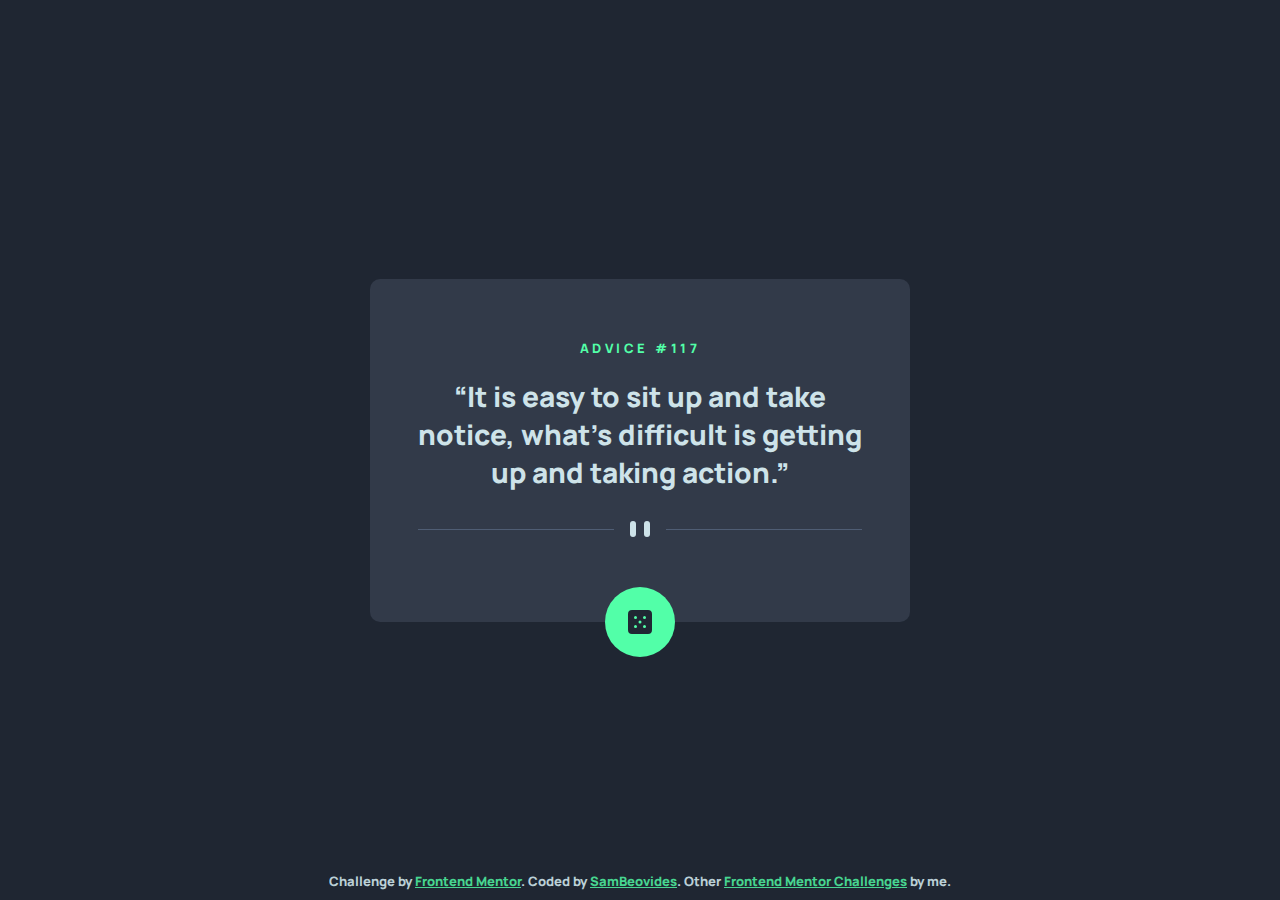
<file: advice-generator/index.html>
<!DOCTYPE html>
<html lang="en">
<head>
  <meta charset="UTF-8">
  <meta name="viewport" content="width=device-width, initial-scale=1.0"> <!-- displays site properly based on user's device -->

  <link rel="icon" type="image/png" sizes="32x32" href="./images/favicon-32x32.png">
  <link rel="stylesheet" href="./style.css"> 

  <title>Frontend Mentor | Advice generator app</title>
</head>
<body>

  <div class="main-container">
    <div class="advice-container">
      <div class="advice-id"><span>ADVICE #117</span></div>
      <div class="advice-text"><q>It is easy to sit up and take notice, what's difficult is getting up and taking action.</q></div>
      <div class="pattern-divider"></div>
      <div class="dice-container"></div>

    </div>
  
      
  
    
    <div class="footer-attribution">
      <p class="footer-attribution-content ">
        Challenge by
        <a href="https://www.frontendmentor.io?ref=challenge" target="_blank"
          >Frontend Mentor</a
        >. Coded by <a href="https://twitter.com/SamuelBeovides" target="_blank">SamBeovides</a>.
        <span class="block-footer">
          Other
          <a href="https://alexbeovides.github.io/frontend-mentor/"
            >Frontend Mentor Challenges</a
          >
          by me.
        </span>
      </p>
    </div>

  </div>
  

    <script src="./main.js"></script>
</body>
</html>
</file>
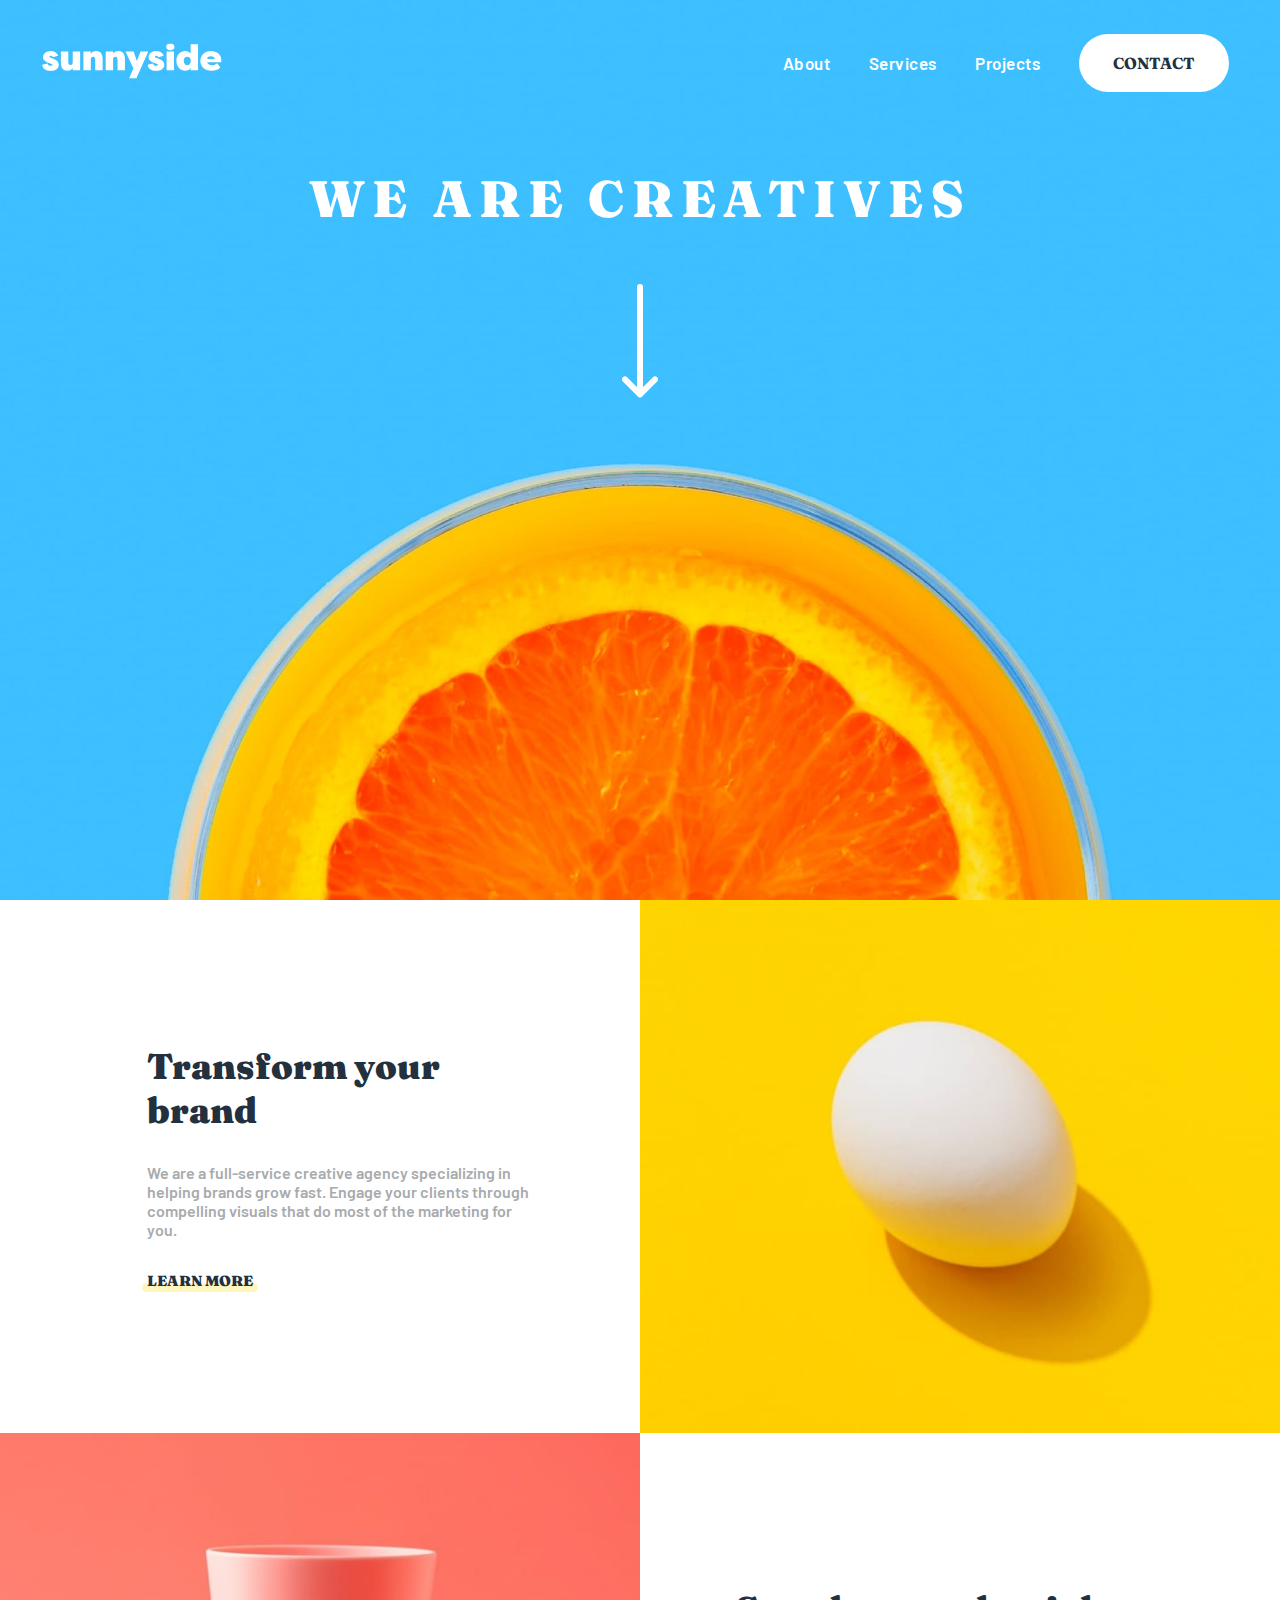
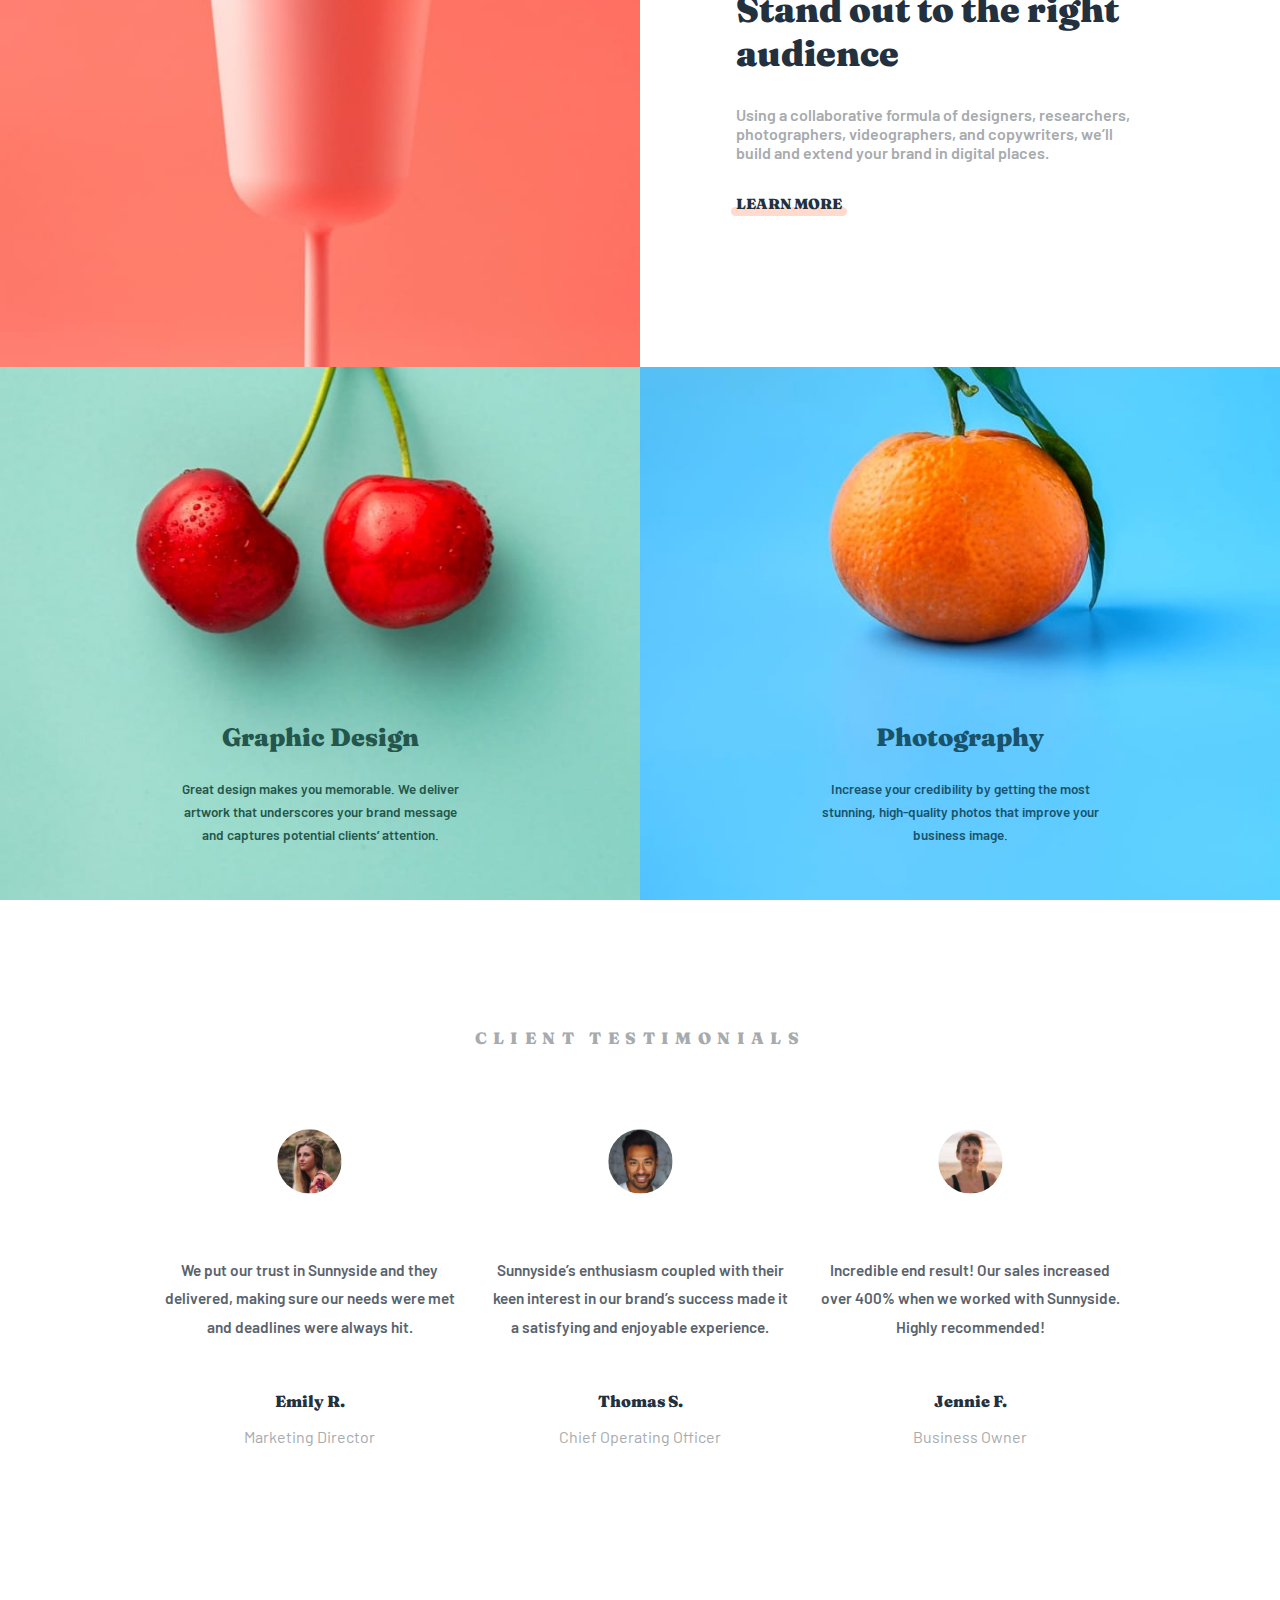
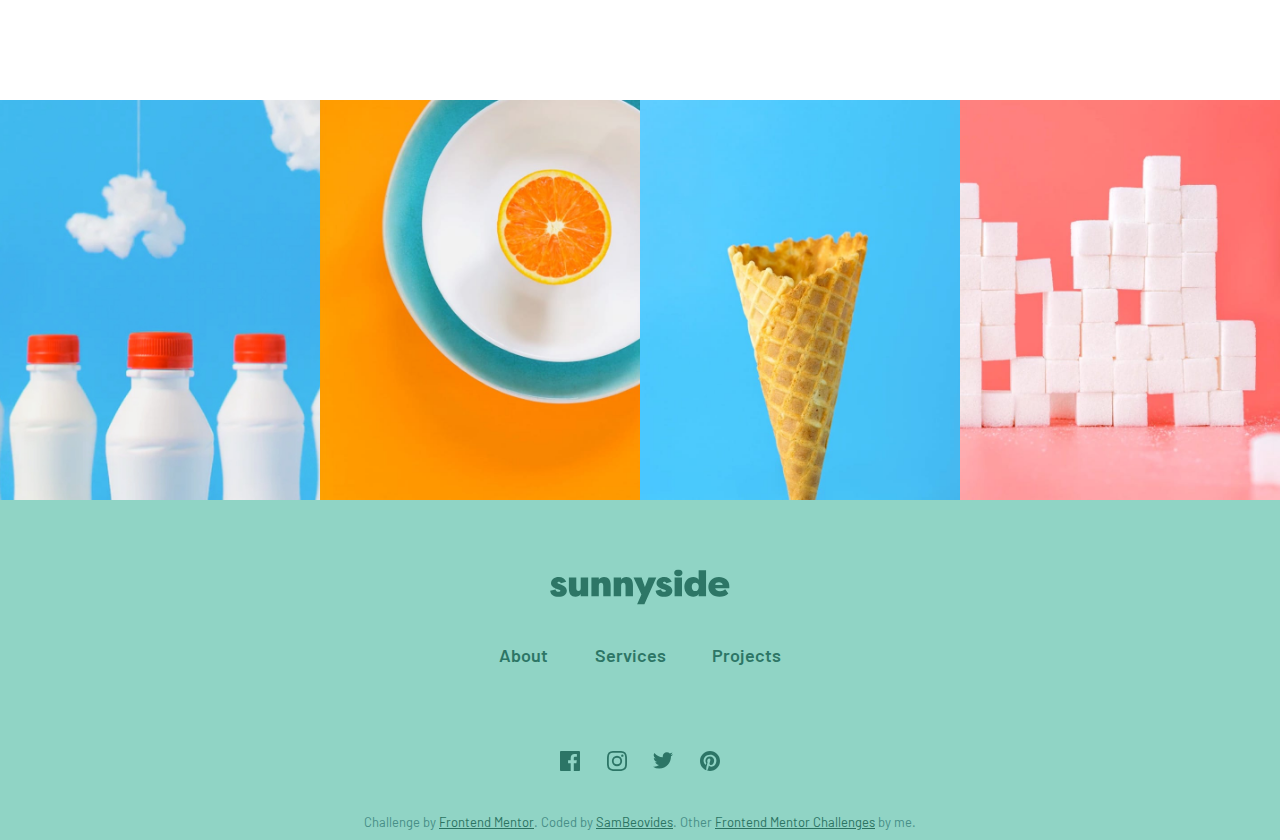
<file: sunnyside-landing-page/index.html>
<!DOCTYPE html>
<html lang="en">
<head>
  <meta charset="UTF-8">
  <meta name="viewport" content="width=device-width, initial-scale=1.0"> <!-- displays site properly based on user's device -->
  <meta name="theme-color" content="reg(62,191,255)">

  <link rel="preconnect" href="https://fonts.googleapis.com">
  <link rel="preconnect" href="https://fonts.gstatic.com" crossorigin>
  <link href="https://fonts.googleapis.com/css2?family=Barlow:wght@600&family=Fraunces:wght@700;900&display=swap" rel="stylesheet">

  <link rel="icon" type="image/png" sizes="32x32" href="./images/favicon-32x32.png">
  
  <title>Frontend Mentor | Sunnyside agency landing page</title>

  <link rel="stylesheet" href="./style.css">
</head>
<body>

  <section class="main-header">
    <nav class="navbar">
      <div class="header-logo-container">
        <svg class="header-logo" width="124" height="24" xmlns="http://www.w3.org/2000/svg"><path d="M5.857 18.708c1.638 0 2.995-.36 4.07-1.08 1.075-.721 1.613-1.769 1.613-3.144-.083-1.855-1.464-3.246-4.144-4.173l-1.44-.597c-.314-.1-.538-.198-.67-.298a.45.45 0 01-.198-.373c0-.414.273-.62.819-.62.678 0 1.182.347 1.513 1.043l3.698-1.044c-.893-2.22-2.614-3.329-5.162-3.329-1.522 0-2.788.398-3.797 1.193C1.15 7.08.645 8.116.645 9.39c0 .398.058.766.174 1.106.116.34.29.638.521.894.232.257.455.48.67.671.215.19.488.369.82.534.33.166.582.286.756.36.174.075.41.162.707.261l.422.15 1.49.546c.363.133.6.244.707.335a.449.449 0 01.16.36c0 .431-.404.647-1.215.647-1.191 0-1.903-.53-2.134-1.59L0 14.509c.463 2.8 2.416 4.2 5.857 4.2zm11.636 0c1.638 0 2.845-.63 3.623-1.888v1.615h5.112V5.366h-5.112v7.156c0 1.474-.505 2.21-1.514 2.21-1.026 0-1.539-.736-1.539-2.21V5.366h-5.112v7.653c0 3.793 1.514 5.69 4.542 5.69zm16.103-.273V11.28c0-1.475.504-2.212 1.513-2.212 1.026 0 1.54.737 1.54 2.212v7.155h5.111v-7.652c0-3.793-1.513-5.69-4.541-5.69-1.638 0-2.846.63-3.623 1.888V5.366h-5.113v13.069h5.113zm15.383 0V11.28c0-1.475.504-2.212 1.514-2.212 1.025 0 1.538.737 1.538 2.212v7.155h5.113v-7.652c0-3.793-1.514-5.69-4.542-5.69-1.638 0-2.846.63-3.623 1.888V5.366h-5.113v13.069h5.113zM64.958 24l8.289-18.634H67.91l-2.532 6.684-2.258-6.684h-5.584l5.435 11.802L59.944 24h5.014zm13.67-5.292c1.638 0 2.995-.36 4.07-1.08 1.076-.721 1.614-1.769 1.614-3.144-.083-1.855-1.465-3.246-4.145-4.173l-1.44-.597c-.314-.1-.537-.198-.67-.298a.45.45 0 01-.198-.373c0-.414.273-.62.819-.62.678 0 1.183.347 1.514 1.043l3.698-1.044c-.894-2.22-2.614-3.329-5.162-3.329-1.522 0-2.788.398-3.797 1.193-1.01.795-1.514 1.83-1.514 3.105 0 .398.058.766.173 1.106.116.34.29.638.522.894.231.257.455.48.67.671.215.19.488.369.819.534.33.166.583.286.757.36.173.075.41.162.707.261l.422.15 1.489.546c.364.133.6.244.707.335a.449.449 0 01.161.36c0 .431-.405.647-1.216.647-1.19 0-1.902-.53-2.134-1.59l-3.723.844c.464 2.8 2.416 4.2 5.857 4.2zm9.8-14.137c.91 0 1.613-.215 2.11-.646.495-.43.744-.977.744-1.64 0-.678-.24-1.23-.72-1.651C90.082.21 89.371 0 88.428 0c-.943 0-1.655.211-2.135.634-.48.422-.72.973-.72 1.652 0 .662.249 1.209.745 1.64.497.43 1.2.645 2.11.645zm2.556 13.864V5.366H85.87v13.069h5.113zm7.74.273c1.737 0 2.977-.63 3.722-1.888v1.615h5.112V.472h-5.112v6.534c-.745-1.275-1.985-1.913-3.723-1.913-1.753 0-3.214.642-4.38 1.926-1.166 1.283-1.75 2.91-1.75 4.882 0 1.97.584 3.598 1.75 4.882 1.166 1.283 2.627 1.925 4.38 1.925zm1.39-3.9c-.729 0-1.312-.274-1.75-.82-.439-.547-.658-1.243-.658-2.087 0-.845.215-1.54.645-2.087.447-.547 1.034-.82 1.762-.82s1.311.273 1.75.82c.438.546.657 1.242.657 2.087 0 .844-.219 1.54-.657 2.087-.439.546-1.022.82-1.75.82zm16.698 3.9c2.597 0 4.624-.754 6.08-2.26l-2.11-2.833c-1.042.845-2.217 1.267-3.524 1.267-.992 0-1.799-.224-2.42-.67-.62-.448-.93-.879-.93-1.293h9.604c.083-.298.124-.687.124-1.167 0-2.054-.674-3.677-2.022-4.87-1.349-1.193-3.073-1.789-5.175-1.789-2.25 0-4.028.671-5.335 2.013-1.307 1.341-1.961 2.956-1.961 4.844 0 1.938.69 3.549 2.072 4.833 1.382 1.283 3.247 1.925 5.597 1.925zm2.208-8.149h-5.112c.033-.613.298-1.08.794-1.404.496-.323 1.084-.484 1.762-.484.678 0 1.266.165 1.762.497.497.331.761.795.794 1.391z" fill="#FFF" fill-rule="nonzero"/></svg>
      </div>

      <div class="navbar-links">
        <ul>
          <li><a class="list-element" href="#">About</a></li>
          <li><a class="list-element" href="#">Services</a></li>
          <li><a class="list-element" href="#">Projects</a></li>
          <li class="contact-button-container"><a class="contact-button header-text" href="#">CONTACT</a></li>
        </ul>
      </div>

      <div class="hamburger">
        <svg width="24" height="18" xmlns="http://www.w3.org/2000/svg"><path d="M24 16v2H0v-2h24zm0-8v2H0V8h24zm0-8v2H0V0h24z" fill="#FFF" fill-rule="evenodd"/></svg>
      </div>
    </nav>

    <div class="header-center">
      <div class="main-header-text header-text">
        WE ARE CREATIVES
      </div>
      <svg width="36" height="114" xmlns="http://www.w3.org/2000/svg"><g stroke="#FFF" stroke-width="6" fill="none" fill-rule="evenodd" stroke-linecap="round" stroke-linejoin="round"><path d="M18 3v100M3 95.484l15 15 15-15"/></g></svg>
    </div>
  </section>

  <section class="body-section" id="section1">
    <div class="img-subsection" id="img1-clone"></div>
    <div class="text-subsection">
      <div class="text-container">
        <div class="section-header header-text">
          Transform your brand
        </div>
        <div class="section-text">
          We are a full-service creative agency specializing in helping brands grow fast. 
          Engage your clients through compelling visuals that do most of the marketing for you.
        </div>
        <div class="learn-more header-text">
          <a href="#">
            LEARN MORE 
          </a>
        </div>
      </div>
    </div>
    <div class="img-subsection" id="img1"></div>
  </section>

  <section class="body-section" id="section2">
    <div class="img-subsection" id="img2"></div>

    <div class="text-subsection">
      <div class="text-container">
        <div class="section-header header-text">
          Stand out to the right audience
        </div>
        <div class="section-text">
          Using a collaborative formula of designers, researchers, photographers, videographers, and copywriters, we’ll build and extend your brand in digital places. 
        </div>
        <div class="learn-more header-text">
          <a href="#">
            LEARN MORE 
          </a>
        </div>
      </div>
    </div>
  </section>
  
  <section class="body-section" id="section3">
    <div class="img-subsection" id="img3">
      <div class="text-container">
        <div class="section-header header-text">
          Graphic Design
        </div>
        <div class="section-text">
          Great design makes you memorable. We deliver artwork that underscores your brand message and captures potential clients’ attention.
        </div>
      </div>
    </div>
    
    <div class="img-subsection" id="img4">
      <div class="text-container">
        <div class="section-header header-text">
          Photography
        </div>
        <div class="section-text">
          Increase your credibility by getting the most stunning, high-quality photos that improve your business image.
        </div>
      </div>
    </div>
  </section>

  <section class="client-section">
    <div class="client-section-header header-text">
      CLIENT TESTIMONIALS
    </div>

    <div class="cards-container">
      <div class="card" id="client1">
        <div class="client-img" id="client-img1">

        </div>
        <div class="client-testimonial body-text">
          We put our trust in Sunnyside and they delivered, making sure our needs were met and deadlines were always hit.
        </div>
        <div class="client-name header-text"> 
          Emily R.
        </div>
        <div class="client-role body-text">
          Marketing Director
        </div>
      </div>

      <div class="card" id="client2">
        <div class="client-img" id="client-img2"></div>

        <div class="client-testimonial body-text">
          Sunnyside’s enthusiasm coupled with their keen interest in our brand’s success made it a satisfying and enjoyable experience.
        </div>
        <div class="client-name header-text"> 
          Thomas S.
        </div>
        <div class="client-role body-text">
          Chief Operating Officer
        </div>
      </div>

      <div class="card" id="client3">
        <div class="client-img" id="client-img3"> </div>

        <div class="client-testimonial body-text">
          Incredible end result! Our sales increased over 400% when we worked with Sunnyside. Highly recommended!
        </div>
        <div class="client-name header-text"> 
          Jennie F.
        </div>
        <div class="client-role body-text">
          Business Owner
        </div>
      </div>
    </div>
  </section>

  <section class="footer-imgs">
    <div class="footer-subsection">
      <div class="footer-img" id="fimg0"></div>
      <div class="footer-img" id="fimg1"></div>
    </div>
    <div class="footer-subsection">
      <div class="footer-img" id="fimg2"></div>
      <div class="footer-img" id="fimg3"></div>
    </div>

  </section>

  <footer class="footer">
    <div class="footer-container">
      <div class="footer-logo-container">
        <svg class="footer-logo" width="124" height="24" xmlns="http://www.w3.org/2000/svg"><path d="M5.857 18.708c1.638 0 2.995-.36 4.07-1.08 1.075-.721 1.613-1.769 1.613-3.144-.083-1.855-1.464-3.246-4.144-4.173l-1.44-.597c-.314-.1-.538-.198-.67-.298a.45.45 0 01-.198-.373c0-.414.273-.62.819-.62.678 0 1.182.347 1.513 1.043l3.698-1.044c-.893-2.22-2.614-3.329-5.162-3.329-1.522 0-2.788.398-3.797 1.193C1.15 7.08.645 8.116.645 9.39c0 .398.058.766.174 1.106.116.34.29.638.521.894.232.257.455.48.67.671.215.19.488.369.82.534.33.166.582.286.756.36.174.075.41.162.707.261l.422.15 1.49.546c.363.133.6.244.707.335a.449.449 0 01.16.36c0 .431-.404.647-1.215.647-1.191 0-1.903-.53-2.134-1.59L0 14.509c.463 2.8 2.416 4.2 5.857 4.2zm11.636 0c1.638 0 2.845-.63 3.623-1.888v1.615h5.112V5.366h-5.112v7.156c0 1.474-.505 2.21-1.514 2.21-1.026 0-1.539-.736-1.539-2.21V5.366h-5.112v7.653c0 3.793 1.514 5.69 4.542 5.69zm16.103-.273V11.28c0-1.475.504-2.212 1.513-2.212 1.026 0 1.54.737 1.54 2.212v7.155h5.111v-7.652c0-3.793-1.513-5.69-4.541-5.69-1.638 0-2.846.63-3.623 1.888V5.366h-5.113v13.069h5.113zm15.383 0V11.28c0-1.475.504-2.212 1.514-2.212 1.025 0 1.538.737 1.538 2.212v7.155h5.113v-7.652c0-3.793-1.514-5.69-4.542-5.69-1.638 0-2.846.63-3.623 1.888V5.366h-5.113v13.069h5.113zM64.958 24l8.289-18.634H67.91l-2.532 6.684-2.258-6.684h-5.584l5.435 11.802L59.944 24h5.014zm13.67-5.292c1.638 0 2.995-.36 4.07-1.08 1.076-.721 1.614-1.769 1.614-3.144-.083-1.855-1.465-3.246-4.145-4.173l-1.44-.597c-.314-.1-.537-.198-.67-.298a.45.45 0 01-.198-.373c0-.414.273-.62.819-.62.678 0 1.183.347 1.514 1.043l3.698-1.044c-.894-2.22-2.614-3.329-5.162-3.329-1.522 0-2.788.398-3.797 1.193-1.01.795-1.514 1.83-1.514 3.105 0 .398.058.766.173 1.106.116.34.29.638.522.894.231.257.455.48.67.671.215.19.488.369.819.534.33.166.583.286.757.36.173.075.41.162.707.261l.422.15 1.489.546c.364.133.6.244.707.335a.449.449 0 01.161.36c0 .431-.405.647-1.216.647-1.19 0-1.902-.53-2.134-1.59l-3.723.844c.464 2.8 2.416 4.2 5.857 4.2zm9.8-14.137c.91 0 1.613-.215 2.11-.646.495-.43.744-.977.744-1.64 0-.678-.24-1.23-.72-1.651C90.082.21 89.371 0 88.428 0c-.943 0-1.655.211-2.135.634-.48.422-.72.973-.72 1.652 0 .662.249 1.209.745 1.64.497.43 1.2.645 2.11.645zm2.556 13.864V5.366H85.87v13.069h5.113zm7.74.273c1.737 0 2.977-.63 3.722-1.888v1.615h5.112V.472h-5.112v6.534c-.745-1.275-1.985-1.913-3.723-1.913-1.753 0-3.214.642-4.38 1.926-1.166 1.283-1.75 2.91-1.75 4.882 0 1.97.584 3.598 1.75 4.882 1.166 1.283 2.627 1.925 4.38 1.925zm1.39-3.9c-.729 0-1.312-.274-1.75-.82-.439-.547-.658-1.243-.658-2.087 0-.845.215-1.54.645-2.087.447-.547 1.034-.82 1.762-.82s1.311.273 1.75.82c.438.546.657 1.242.657 2.087 0 .844-.219 1.54-.657 2.087-.439.546-1.022.82-1.75.82zm16.698 3.9c2.597 0 4.624-.754 6.08-2.26l-2.11-2.833c-1.042.845-2.217 1.267-3.524 1.267-.992 0-1.799-.224-2.42-.67-.62-.448-.93-.879-.93-1.293h9.604c.083-.298.124-.687.124-1.167 0-2.054-.674-3.677-2.022-4.87-1.349-1.193-3.073-1.789-5.175-1.789-2.25 0-4.028.671-5.335 2.013-1.307 1.341-1.961 2.956-1.961 4.844 0 1.938.69 3.549 2.072 4.833 1.382 1.283 3.247 1.925 5.597 1.925zm2.208-8.149h-5.112c.033-.613.298-1.08.794-1.404.496-.323 1.084-.484 1.762-.484.678 0 1.266.165 1.762.497.497.331.761.795.794 1.391z" fill="rgb(45, 118, 102)" fill-rule="nonzero"/></svg>
      </div>
  
      <div class="footer-nav">
        <ul>
          <li><a class="list-element" href="#">About</a></li>
          <li><a class="list-element" href="#">Services </a></li>
          <li><a class="list-element" href="#">Projects</a></li>
        </ul>
      </div>
  
      <div class="contact-icons">  
        <svg width="20" height="20" xmlns="http://www.w3.org/2000/svg"><path class="contact-icon" d="M18.896 0H1.104C.494 0 0 .494 0 1.104v17.793C0 19.506.494 20 1.104 20h9.58v-7.745H8.076V9.237h2.606V7.01c0-2.583 1.578-3.99 3.883-3.99 1.104 0 2.052.082 2.329.119v2.7h-1.598c-1.254 0-1.496.597-1.496 1.47v1.928h2.989l-.39 3.018h-2.6V20h5.098c.608 0 1.102-.494 1.102-1.104V1.104C20 .494 19.506 0 18.896 0z" fill="#2C7566" fill-rule="nonzero"/></svg>
        <svg width="20" height="20" xmlns="http://www.w3.org/2000/svg"><path class="contact-icon" d="M10 1.802c2.67 0 2.987.01 4.042.059 2.71.123 3.975 1.409 4.099 4.099.048 1.054.057 1.37.057 4.04 0 2.672-.01 2.988-.057 4.042-.124 2.687-1.387 3.975-4.1 4.099-1.054.048-1.37.058-4.041.058-2.67 0-2.987-.01-4.04-.058-2.718-.124-3.977-1.416-4.1-4.1-.048-1.054-.058-1.37-.058-4.041 0-2.67.01-2.986.058-4.04.124-2.69 1.387-3.977 4.1-4.1 1.054-.048 1.37-.058 4.04-.058zM10 0C7.284 0 6.944.012 5.877.06 2.246.227.227 2.242.061 5.877.01 6.944 0 7.284 0 10s.012 3.057.06 4.123c.167 3.632 2.182 5.65 5.817 5.817 1.067.048 1.407.06 4.123.06s3.057-.012 4.123-.06c3.629-.167 5.652-2.182 5.816-5.817.05-1.066.061-1.407.061-4.123s-.012-3.056-.06-4.122C19.777 2.249 17.76.228 14.124.06 13.057.01 12.716 0 10 0zm0 4.865a5.135 5.135 0 100 10.27 5.135 5.135 0 000-10.27zm0 8.468a3.333 3.333 0 110-6.666 3.333 3.333 0 010 6.666zm5.338-9.87a1.2 1.2 0 100 2.4 1.2 1.2 0 000-2.4z" fill="#2C7566" fill-rule="nonzero"/></svg>
        <svg width="20" height="17" xmlns="http://www.w3.org/2000/svg"><path class="contact-icon" d="M20 2.172a8.192 8.192 0 01-2.357.646 4.11 4.11 0 001.805-2.27 8.22 8.22 0 01-2.606.996A4.096 4.096 0 0013.847.248c-2.65 0-4.596 2.472-3.998 5.037A11.648 11.648 0 011.392 1a4.109 4.109 0 001.27 5.478 4.086 4.086 0 01-1.858-.513c-.045 1.9 1.318 3.679 3.291 4.075a4.113 4.113 0 01-1.853.07 4.106 4.106 0 003.833 2.849A8.25 8.25 0 010 14.658a11.616 11.616 0 006.29 1.843c7.618 0 11.923-6.434 11.663-12.205A8.354 8.354 0 0020 2.172z" fill="#2C7566" fill-rule="nonzero"/></svg>
        <svg width="20" height="20" xmlns="http://www.w3.org/2000/svg"><path class="contact-icon" d="M10 0C4.477 0 0 4.477 0 10c0 4.237 2.636 7.855 6.356 9.312-.088-.791-.167-2.005.035-2.868.181-.78 1.172-4.97 1.172-4.97s-.299-.6-.299-1.486c0-1.39.806-2.428 1.81-2.428.852 0 1.264.64 1.264 1.408 0 .858-.546 2.14-.828 3.33-.236.995.5 1.807 1.48 1.807 1.778 0 3.144-1.874 3.144-4.58 0-2.393-1.72-4.068-4.176-4.068-2.845 0-4.516 2.135-4.516 4.34 0 .859.331 1.781.745 2.281a.3.3 0 01.069.288l-.278 1.133c-.044.183-.145.223-.335.134-1.249-.581-2.03-2.407-2.03-3.874 0-3.154 2.292-6.052 6.608-6.052 3.469 0 6.165 2.473 6.165 5.776 0 3.447-2.173 6.22-5.19 6.22-1.013 0-1.965-.525-2.291-1.148l-.623 2.378c-.226.869-.835 1.958-1.244 2.621.937.29 1.931.446 2.962.446 5.523 0 10-4.477 10-10S15.523 0 10 0z" fill="#2C7566" fill-rule="nonzero"/></svg>
      </div>
      
      <div class="footer-attribution">
        <p class="footer-attribution-content ">
          Challenge by
          <a href="https://www.frontendmentor.io?ref=challenge" target="_blank"
            >Frontend Mentor</a
          >. Coded by <a href="https://twitter.com/SamuelBeovides" target="_blank">SamBeovides</a>.
          <span class="block-footer">
            Other
            <a href="https://alexbeovides.github.io/frontend-mentor/"
              >Frontend Mentor Challenges</a
            >
            by me.
          </span>
        </p>
      </div>
    </div>
  </footer>

  <script src="main.js"></script>
</body>
</html>
</file>
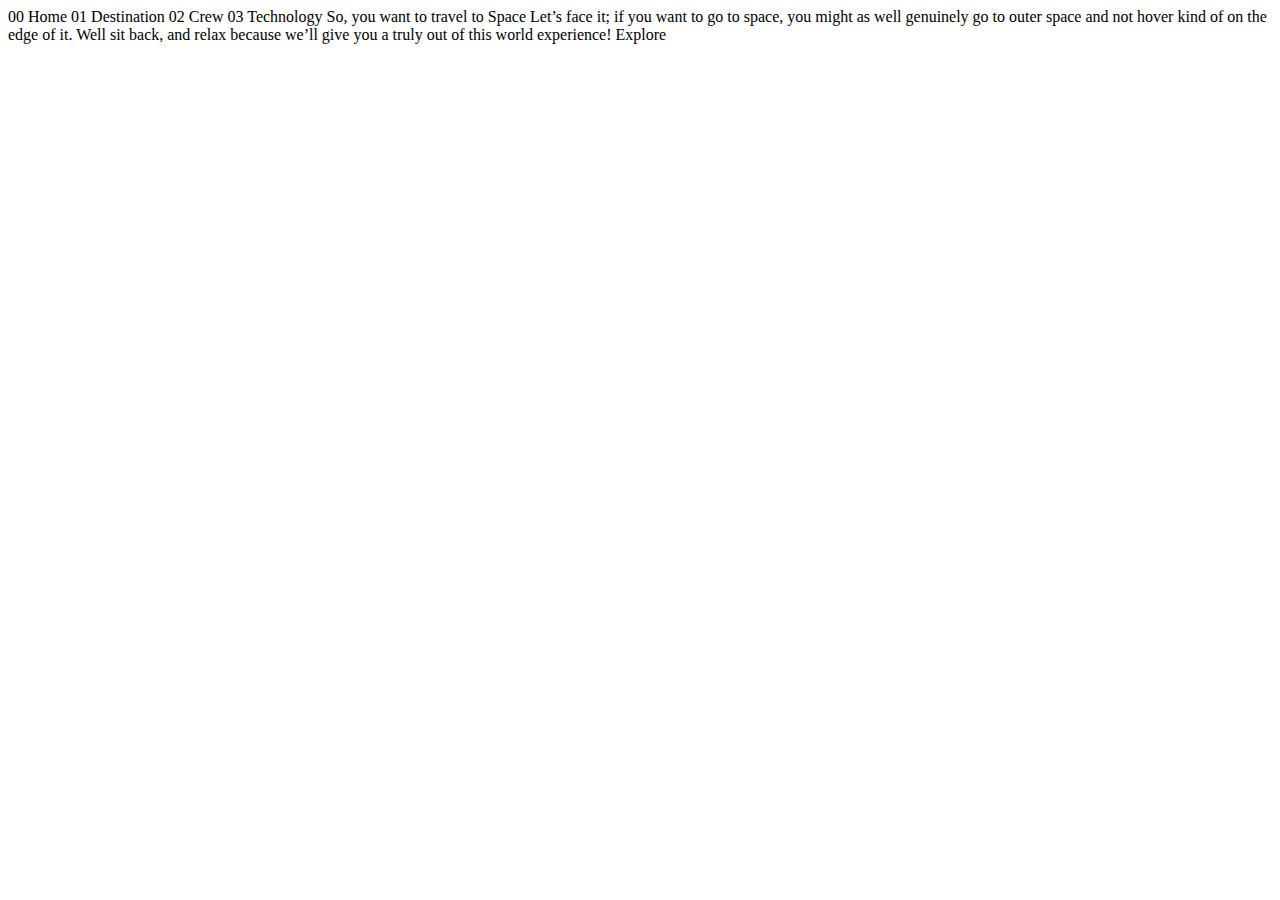
<file: space-tourism/starter-code/index.html>
<!DOCTYPE html>
<html lang="en">
<head>
  <meta charset="UTF-8">
  <meta name="viewport" content="width=device-width, initial-scale=1.0">

  <link rel="icon" type="image/png" sizes="32x32" href="./assets/favicon-32x32.png">
  
  <title>Frontend Mentor | Space tourism website</title>
</head>
<body>

  00 Home
  01 Destination
  02 Crew
  03 Technology

  So, you want to travel to
  Space
  Let’s face it; if you want to go to space, you might as well genuinely go to 
  outer space and not hover kind of on the edge of it. Well sit back, and relax 
  because we’ll give you a truly out of this world experience!

  Explore

</body>
</html>
</file>
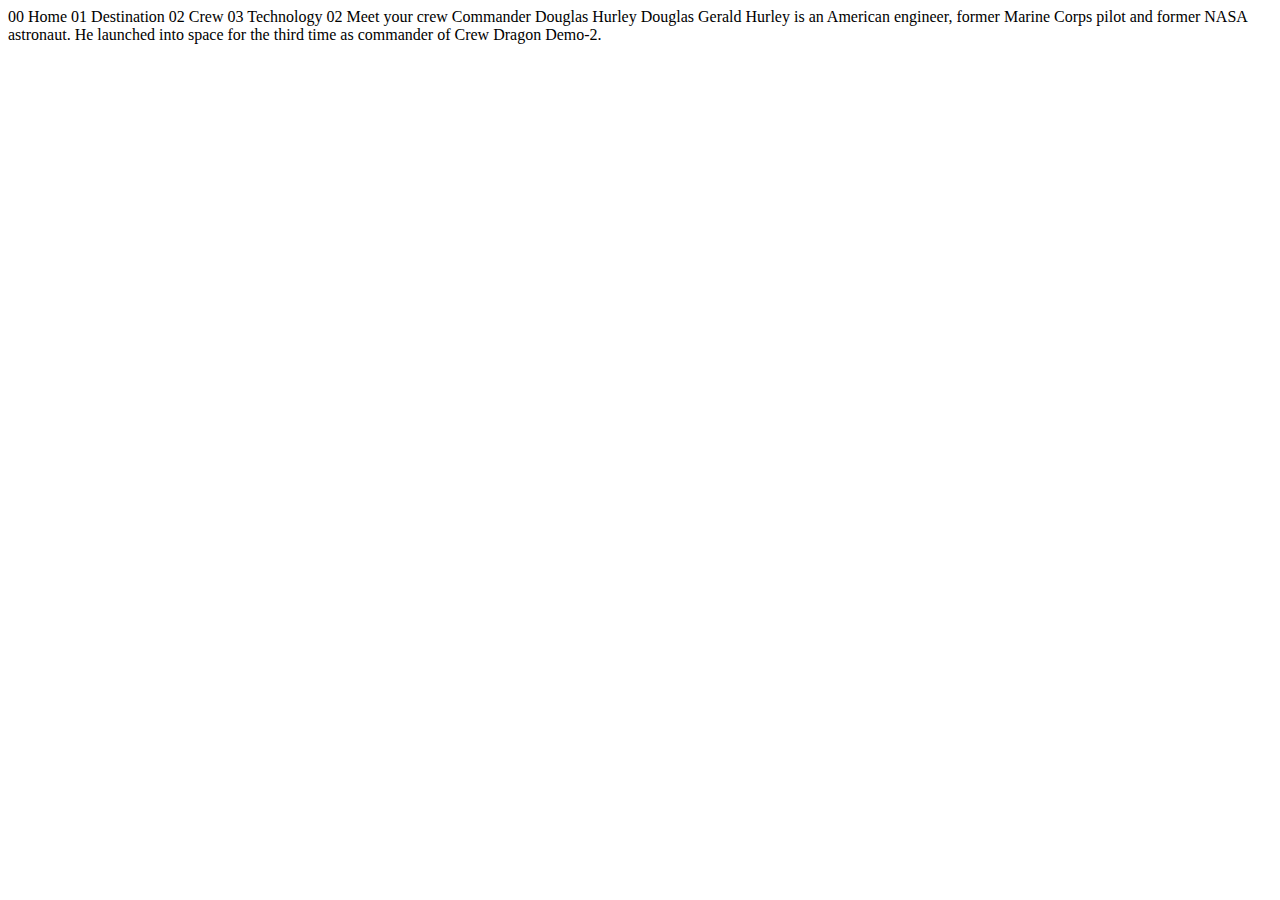
<file: space-tourism/starter-code/crew-commander.html>
<!DOCTYPE html>
<html lang="en">
<head>
  <meta charset="UTF-8">
  <meta name="viewport" content="width=device-width, initial-scale=1.0">

  <link rel="icon" type="image/png" sizes="32x32" href="./assets/favicon-32x32.png">
  
  <title>Frontend Mentor | Space tourism website</title>
</head>
<body>

  00 Home
  01 Destination
  02 Crew
  03 Technology

  02 Meet your crew

  Commander
  Douglas Hurley

  Douglas Gerald Hurley is an American engineer, former Marine Corps pilot 
  and former NASA astronaut. He launched into space for the third time as 
  commander of Crew Dragon Demo-2.
</body>
</html>
</file>
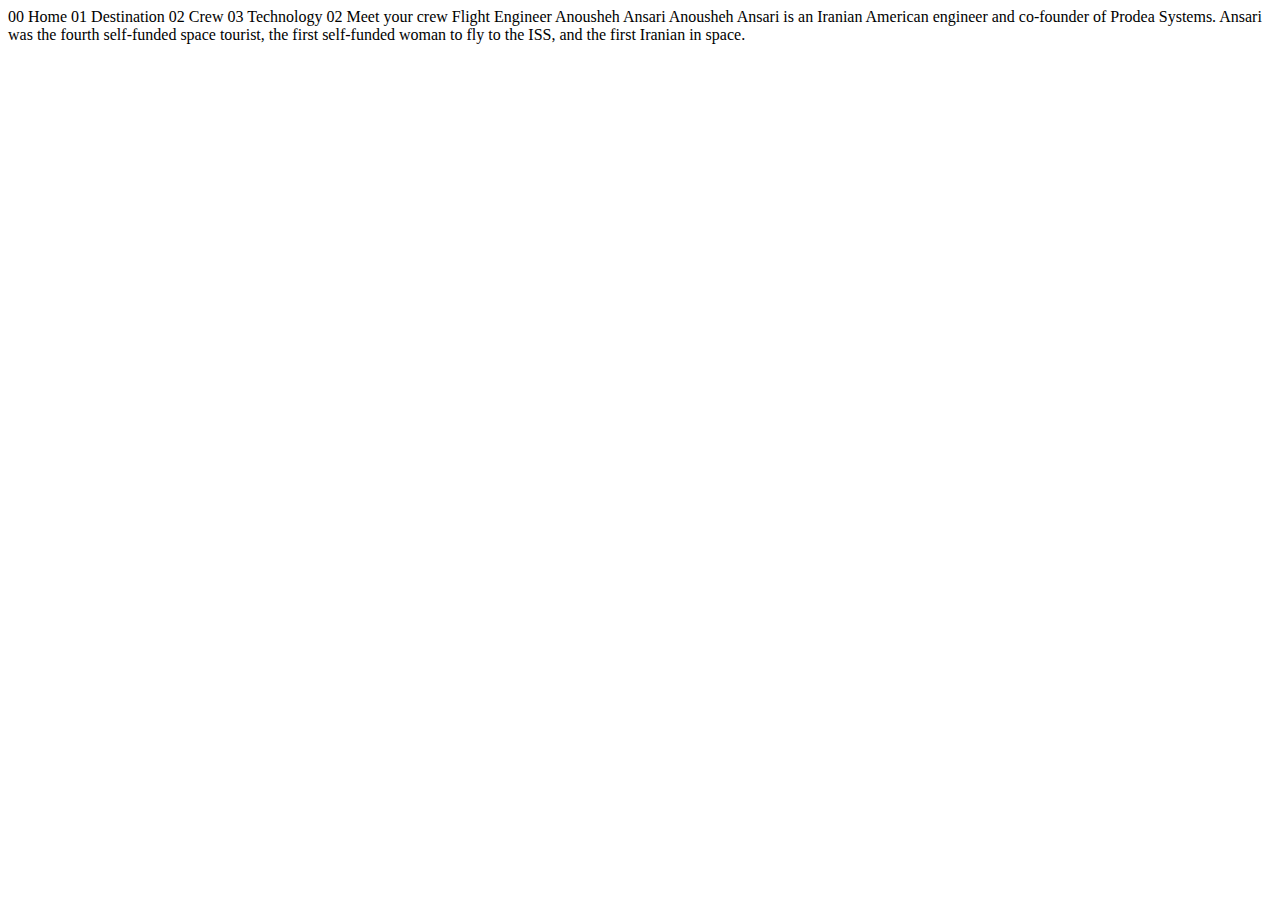
<file: space-tourism/starter-code/crew-engineer.html>
<!DOCTYPE html>
<html lang="en">
<head>
  <meta charset="UTF-8">
  <meta name="viewport" content="width=device-width, initial-scale=1.0">

  <link rel="icon" type="image/png" sizes="32x32" href="./assets/favicon-32x32.png">
  
  <title>Frontend Mentor | Space tourism website</title>
</head>
<body>

  00 Home
  01 Destination
  02 Crew
  03 Technology

  02 Meet your crew

  Flight Engineer
  Anousheh Ansari

  Anousheh Ansari is an Iranian American engineer and co-founder of Prodea Systems. 
  Ansari was the fourth self-funded space tourist, the first self-funded woman to 
  fly to the ISS, and the first Iranian in space. 
</body>
</html>
</file>
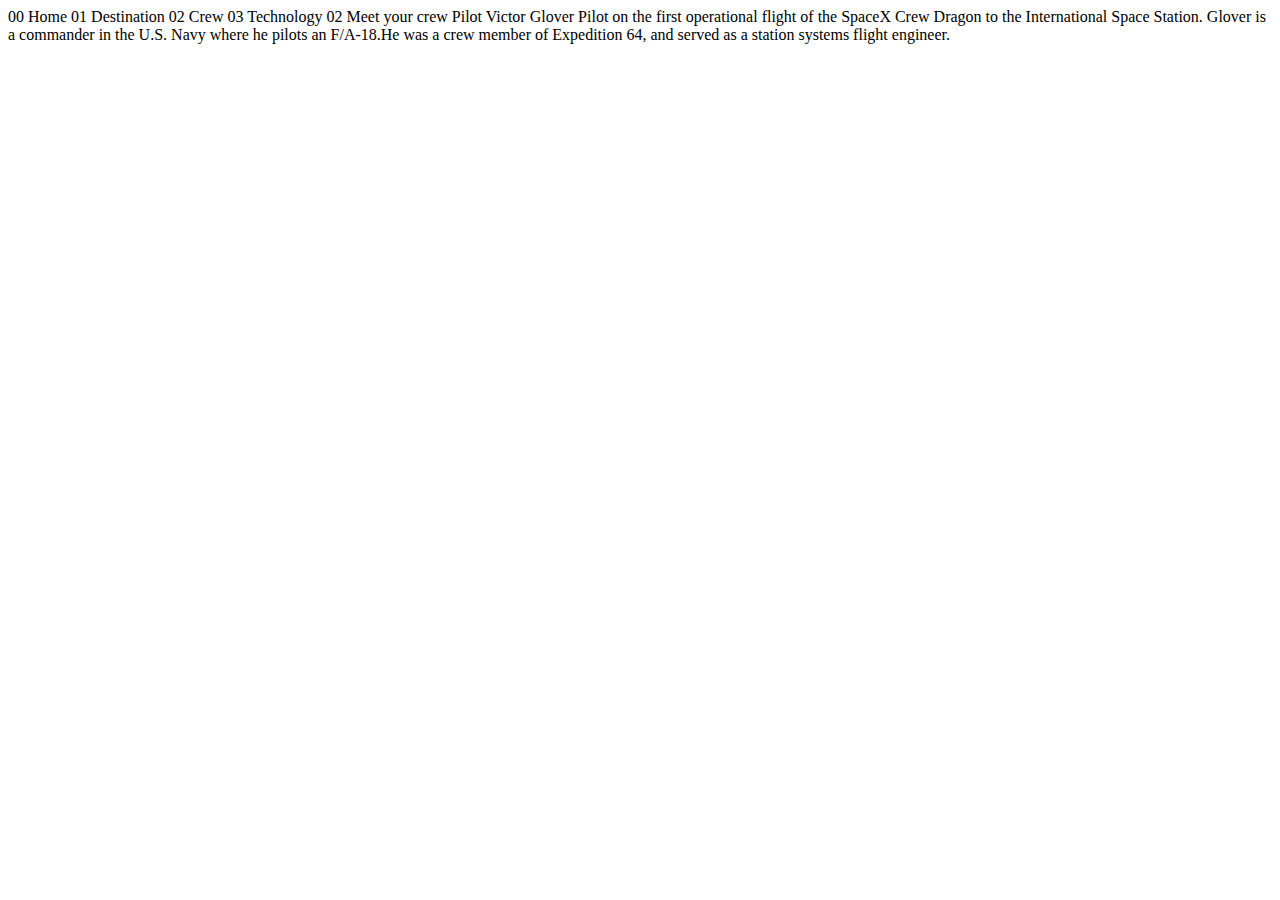
<file: space-tourism/starter-code/crew-pilot.html>
<!DOCTYPE html>
<html lang="en">
<head>
  <meta charset="UTF-8">
  <meta name="viewport" content="width=device-width, initial-scale=1.0">

  <link rel="icon" type="image/png" sizes="32x32" href="./assets/favicon-32x32.png">
  
  <title>Frontend Mentor | Space tourism website</title>
</head>
<body>

  00 Home
  01 Destination
  02 Crew
  03 Technology

  02 Meet your crew

  Pilot
  Victor Glover

  Pilot on the first operational flight of the SpaceX Crew Dragon to the 
  International Space Station. Glover is a commander in the U.S. Navy where 
  he pilots an F/A-18.He was a crew member of Expedition 64, and served as a 
  station systems flight engineer. 
</body>
</html>
</file>
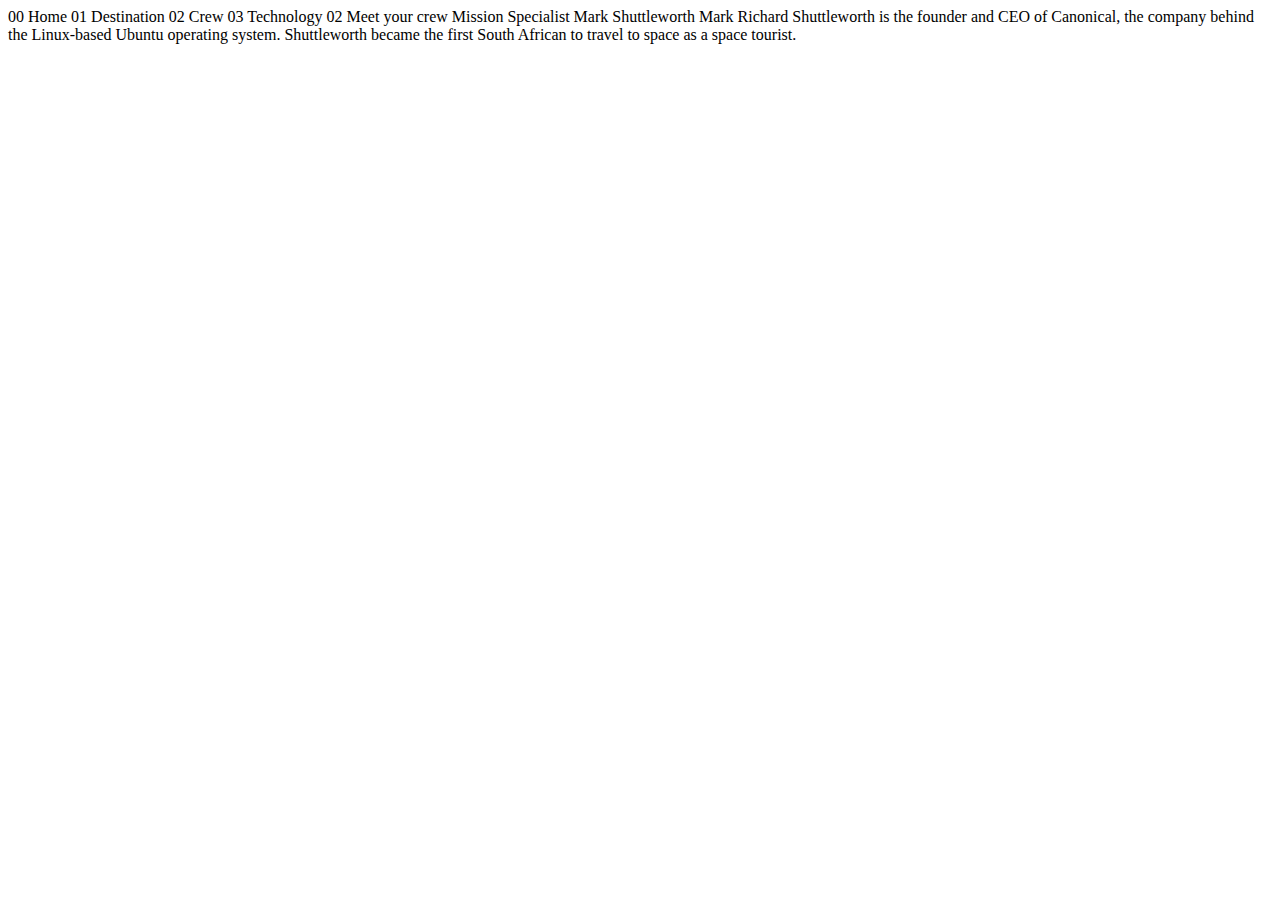
<file: space-tourism/starter-code/crew-specialist.html>
<!DOCTYPE html>
<html lang="en">
<head>
  <meta charset="UTF-8">
  <meta name="viewport" content="width=device-width, initial-scale=1.0">

  <link rel="icon" type="image/png" sizes="32x32" href="./assets/favicon-32x32.png">
  
  <title>Frontend Mentor | Space tourism website</title>
</head>
<body>

  00 Home
  01 Destination
  02 Crew
  03 Technology

  02 Meet your crew

  Mission Specialist
  Mark Shuttleworth

  Mark Richard Shuttleworth is the founder and CEO of Canonical, the company behind 
  the Linux-based Ubuntu operating system. Shuttleworth became the first South 
  African to travel to space as a space tourist.
</body>
</html>
</file>
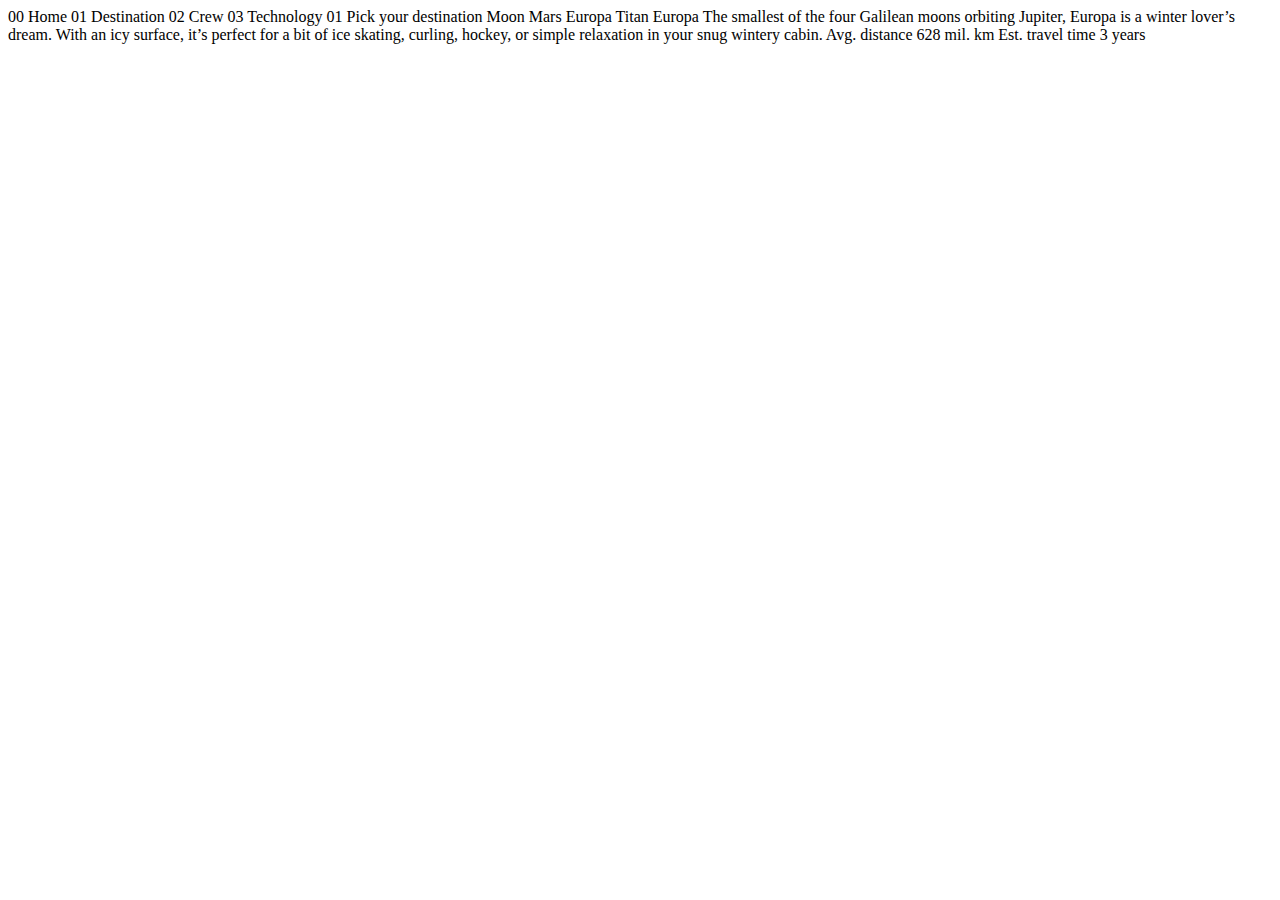
<file: space-tourism/starter-code/destination-europa.html>
<!DOCTYPE html>
<html lang="en">
<head>
  <meta charset="UTF-8">
  <meta name="viewport" content="width=device-width, initial-scale=1.0">

  <link rel="icon" type="image/png" sizes="32x32" href="./assets/favicon-32x32.png">
  
  <title>Frontend Mentor | Space tourism website</title>
</head>
<body>

  00 Home
  01 Destination
  02 Crew
  03 Technology

  01 Pick your destination

  Moon
  Mars
  Europa
  Titan

  Europa

  The smallest of the four Galilean moons orbiting Jupiter, Europa is a 
  winter lover’s dream. With an icy surface, it’s perfect for a bit of 
  ice skating, curling, hockey, or simple relaxation in your snug 
  wintery cabin.

  Avg. distance
  628 mil. km

  Est. travel time
  3 years
</body>
</html>
</file>
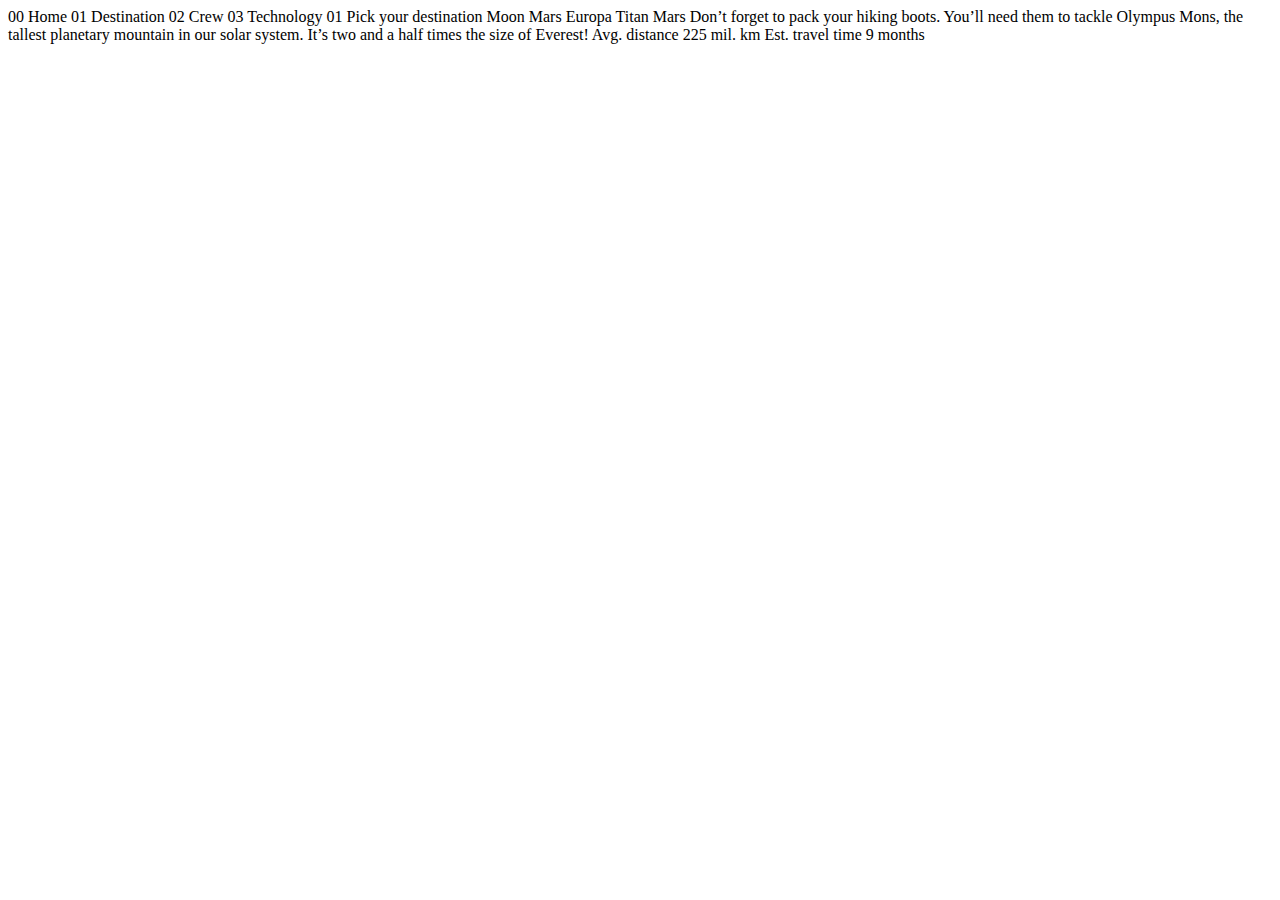
<file: space-tourism/starter-code/destination-mars.html>
<!DOCTYPE html>
<html lang="en">
<head>
  <meta charset="UTF-8">
  <meta name="viewport" content="width=device-width, initial-scale=1.0">

  <link rel="icon" type="image/png" sizes="32x32" href="./assets/favicon-32x32.png">
  
  <title>Frontend Mentor | Space tourism website</title>
</head>
<body>

  00 Home
  01 Destination
  02 Crew
  03 Technology

  01 Pick your destination

  Moon
  Mars
  Europa
  Titan

  Mars

  Don’t forget to pack your hiking boots. You’ll need them to tackle Olympus Mons, 
  the tallest planetary mountain in our solar system. It’s two and a half times 
  the size of Everest!

  Avg. distance
  225 mil. km

  Est. travel time
  9 months
</body>
</html>
</file>
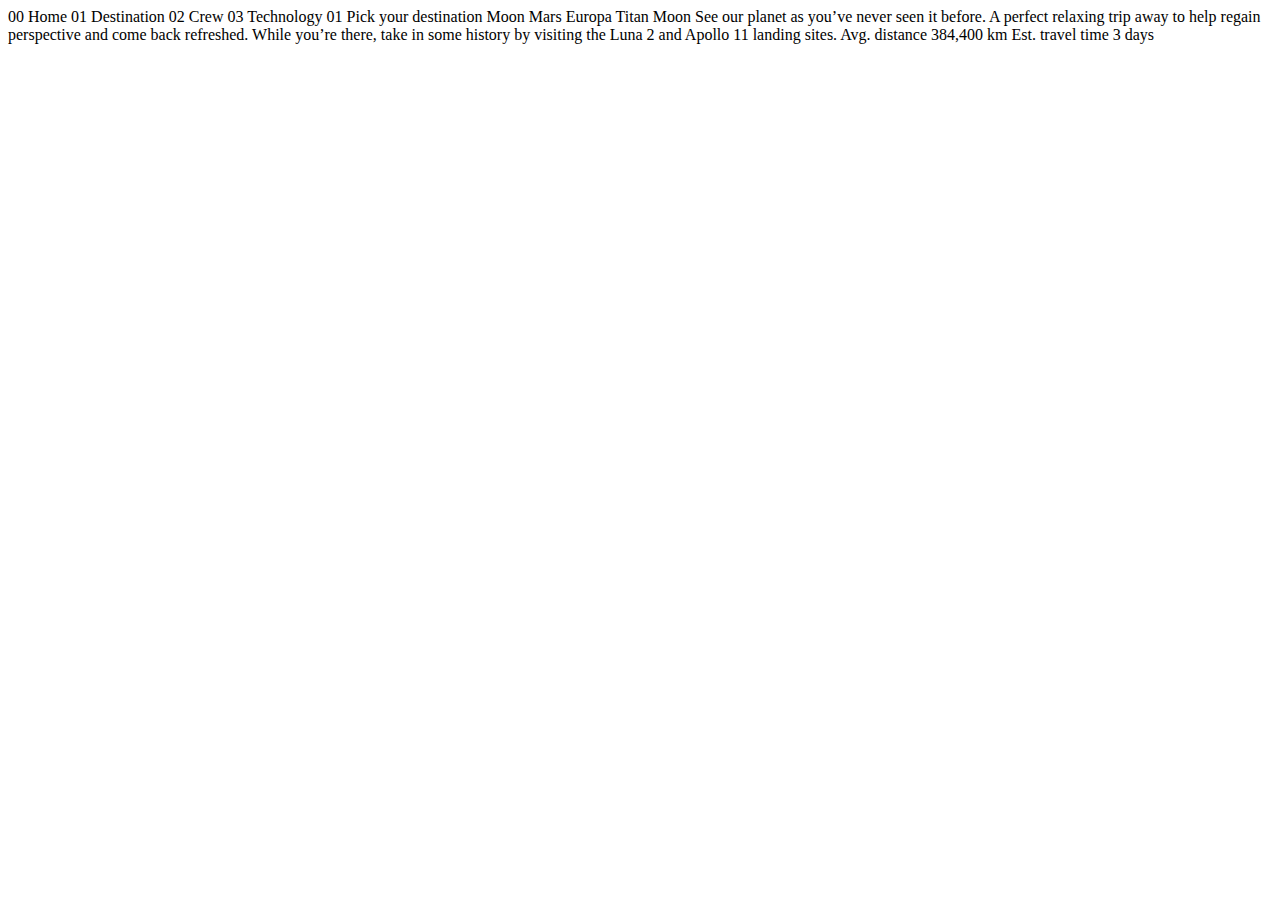
<file: space-tourism/starter-code/destination-moon.html>
<!DOCTYPE html>
<html lang="en">
<head>
  <meta charset="UTF-8">
  <meta name="viewport" content="width=device-width, initial-scale=1.0">

  <link rel="icon" type="image/png" sizes="32x32" href="./assets/favicon-32x32.png">
  
  <title>Frontend Mentor | Space tourism website</title>
</head>
<body>

  00 Home
  01 Destination
  02 Crew
  03 Technology

  01 Pick your destination

  Moon
  Mars
  Europa
  Titan

  Moon

  See our planet as you’ve never seen it before. A perfect relaxing trip away to help 
  regain perspective and come back refreshed. While you’re there, take in some history 
  by visiting the Luna 2 and Apollo 11 landing sites.

  Avg. distance
  384,400 km

  Est. travel time
  3 days
</body>
</html>
</file>
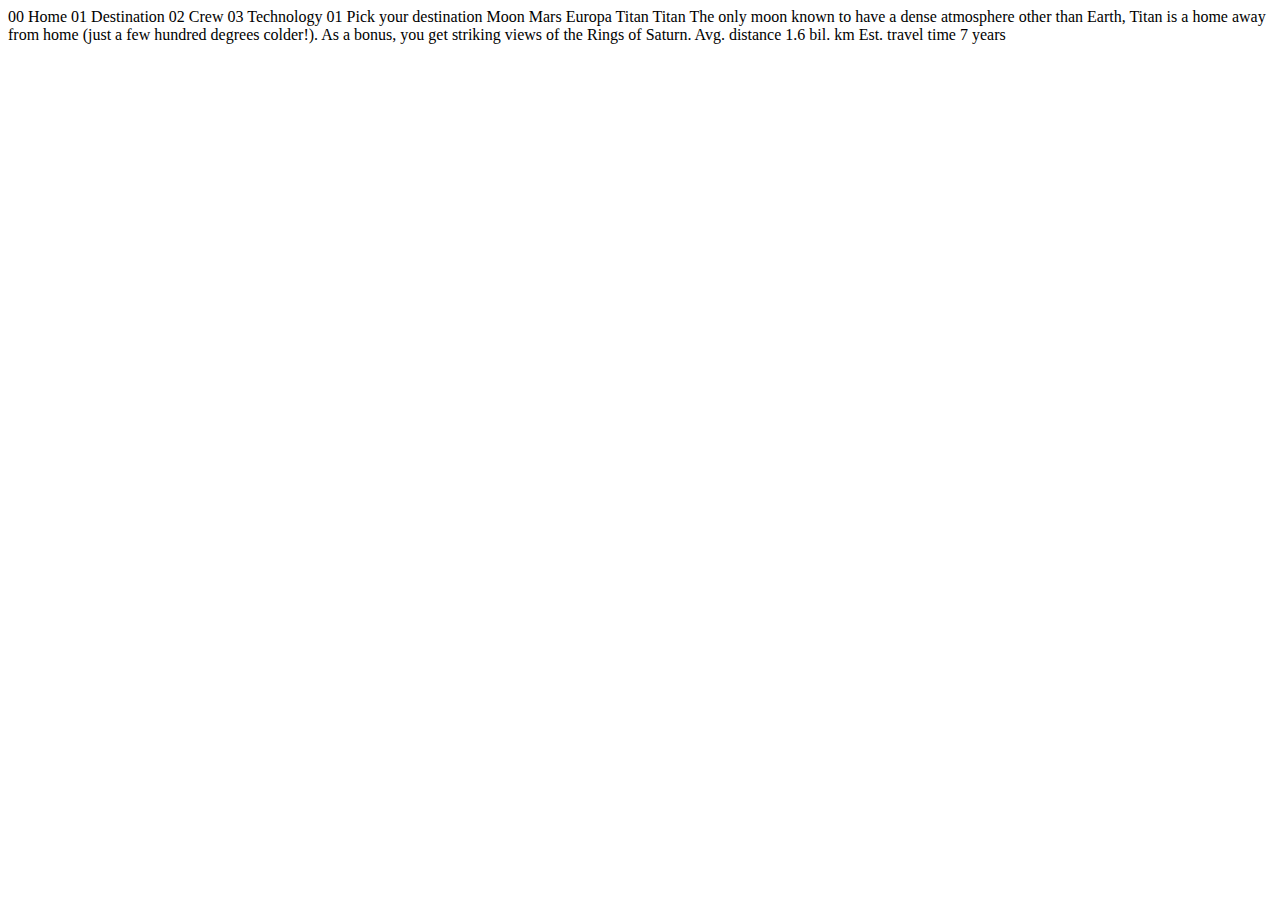
<file: space-tourism/starter-code/destination-titan.html>
<!DOCTYPE html>
<html lang="en">
<head>
  <meta charset="UTF-8">
  <meta name="viewport" content="width=device-width, initial-scale=1.0">

  <link rel="icon" type="image/png" sizes="32x32" href="./assets/favicon-32x32.png">
  
  <title>Frontend Mentor | Space tourism website</title>
</head>
<body>

  00 Home
  01 Destination
  02 Crew
  03 Technology

  01 Pick your destination

  Moon
  Mars
  Europa
  Titan

  Titan

  The only moon known to have a dense atmosphere other than Earth, Titan 
  is a home away from home (just a few hundred degrees colder!). As a 
  bonus, you get striking views of the Rings of Saturn.

  Avg. distance
  1.6 bil. km

  Est. travel time
  7 years
</body>
</html>
</file>
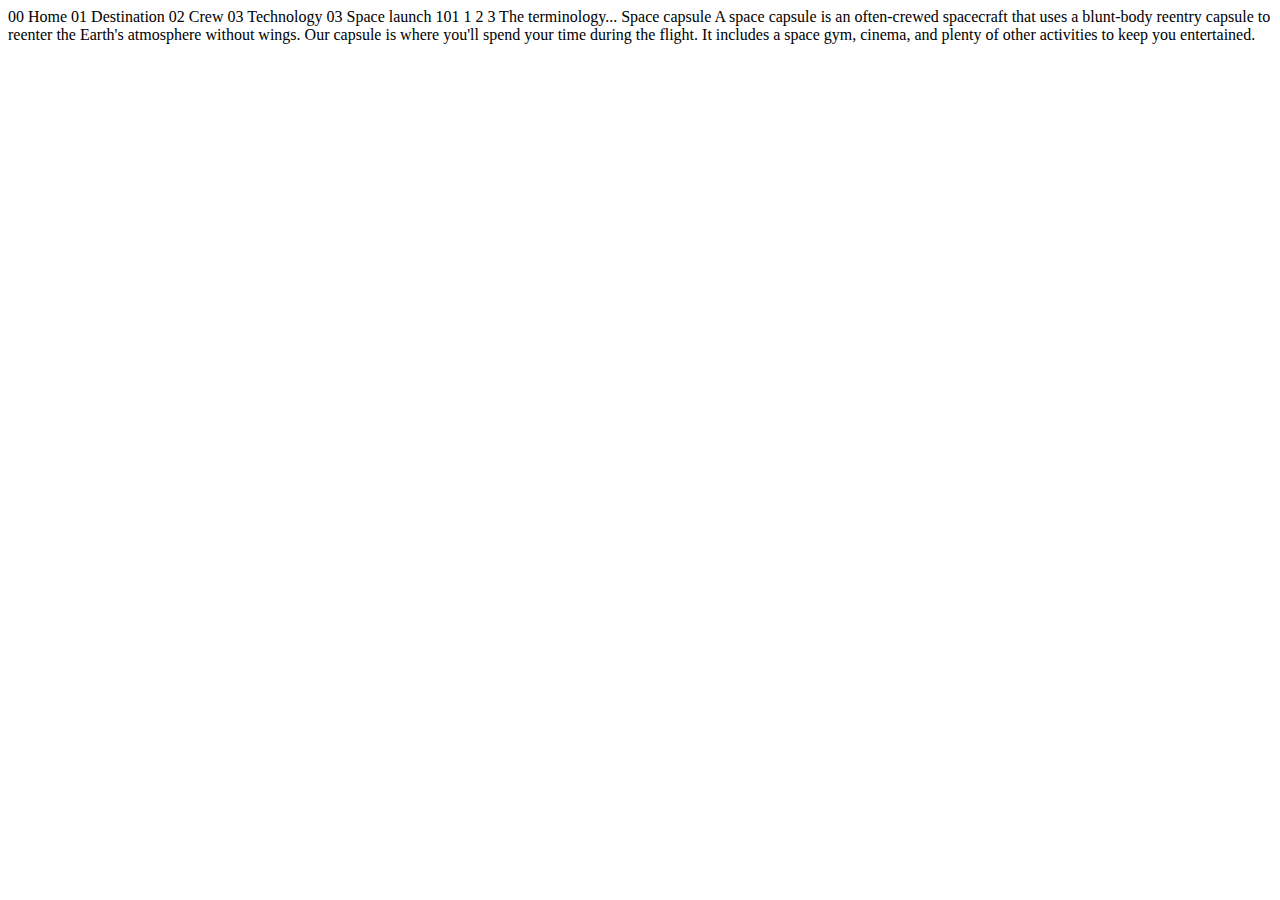
<file: space-tourism/starter-code/technology-capsule.html>
<!DOCTYPE html>
<html lang="en">
<head>
  <meta charset="UTF-8">
  <meta name="viewport" content="width=device-width, initial-scale=1.0">

  <link rel="icon" type="image/png" sizes="32x32" href="./assets/favicon-32x32.png">
  
  <title>Frontend Mentor | Space tourism website</title>
</head>
<body>

  00 Home
  01 Destination
  02 Crew
  03 Technology

  03 Space launch 101

  1
  2
  3

  The terminology...
  Space capsule

  A space capsule is an often-crewed spacecraft that uses a blunt-body reentry 
  capsule to reenter the Earth's atmosphere without wings. Our capsule is where 
  you'll spend your time during the flight. It includes a space gym, cinema, 
  and plenty of other activities to keep you entertained.
</body>
</html>
</file>
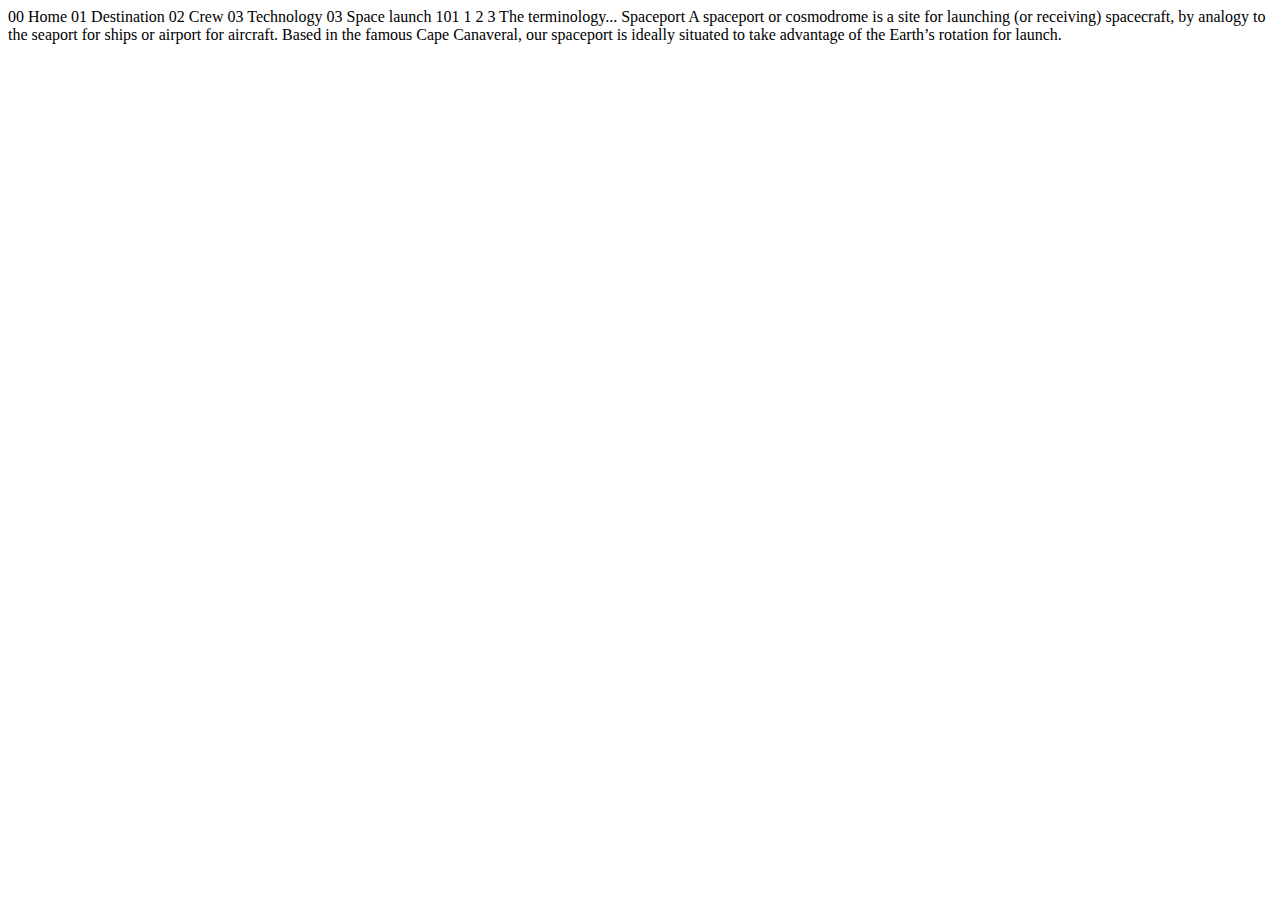
<file: space-tourism/starter-code/technology-spaceport.html>
<!DOCTYPE html>
<html lang="en">
<head>
  <meta charset="UTF-8">
  <meta name="viewport" content="width=device-width, initial-scale=1.0">

  <link rel="icon" type="image/png" sizes="32x32" href="./assets/favicon-32x32.png">
  
  <title>Frontend Mentor | Space tourism website</title>
</head>
<body>

  00 Home
  01 Destination
  02 Crew
  03 Technology

  03 Space launch 101

  1
  2
  3

  The terminology...
  Spaceport

  A spaceport or cosmodrome is a site for launching (or receiving) spacecraft, 
  by analogy to the seaport for ships or airport for aircraft. Based in the 
  famous Cape Canaveral, our spaceport is ideally situated to take advantage 
  of the Earth’s rotation for launch.
</body>
</html>
</file>
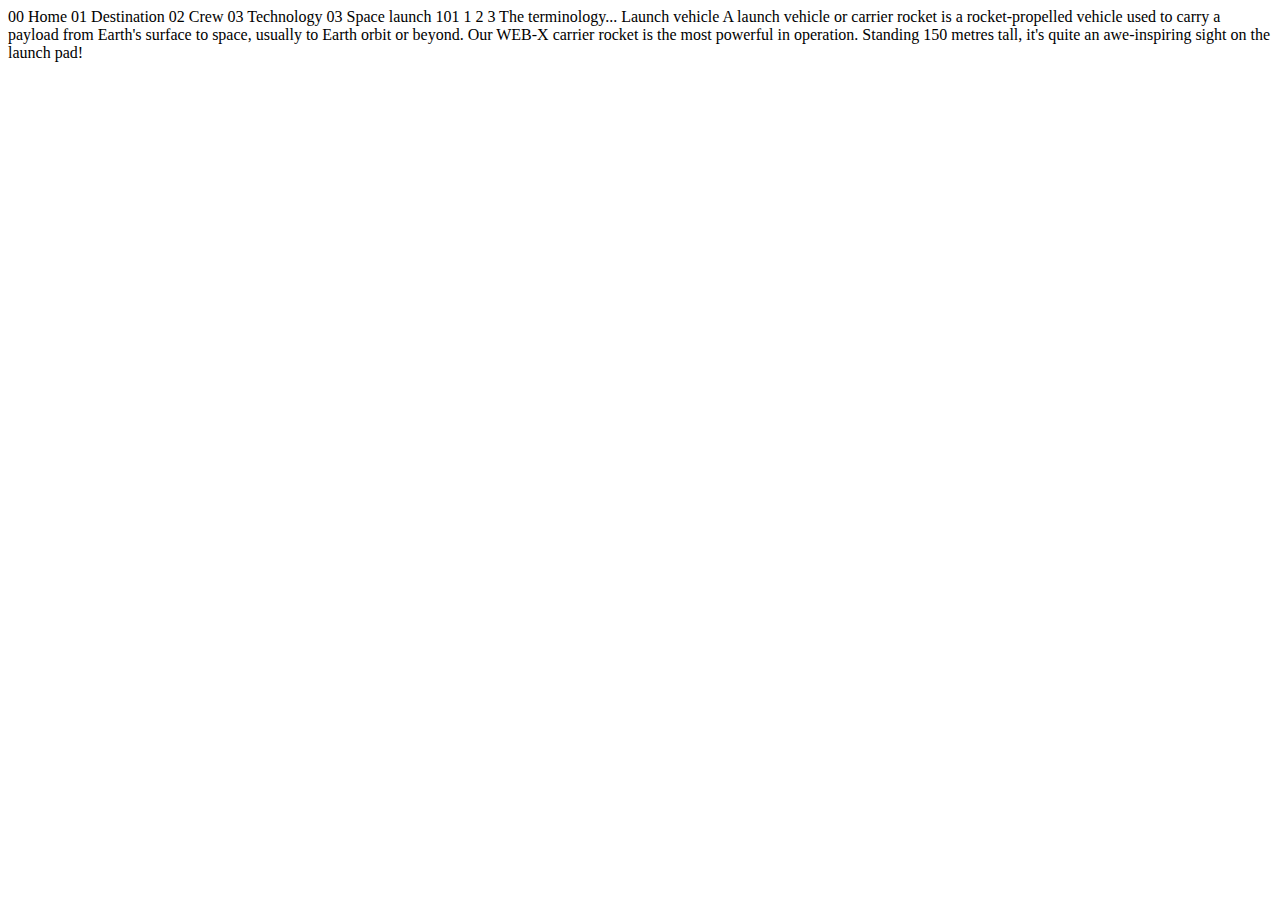
<file: space-tourism/starter-code/technology-vehicle.html>
<!DOCTYPE html>
<html lang="en">
<head>
  <meta charset="UTF-8">
  <meta name="viewport" content="width=device-width, initial-scale=1.0">

  <link rel="icon" type="image/png" sizes="32x32" href="./assets/favicon-32x32.png">
  
  <title>Frontend Mentor | Space tourism website</title>
</head>
<body>

  00 Home
  01 Destination
  02 Crew
  03 Technology

  03 Space launch 101

  1
  2
  3

  The terminology...
  Launch vehicle

  A launch vehicle or carrier rocket is a rocket-propelled vehicle used to carry a 
  payload from Earth's surface to space, usually to Earth orbit or beyond. Our 
  WEB-X carrier rocket is the most powerful in operation. Standing 150 metres tall, 
  it's quite an awe-inspiring sight on the launch pad!
</body>
</html>
</file>
<file: advice-generator/style.css>
@import url("https://fonts.googleapis.com/css2?family=Manrope:wght@800&display=swap");

* {
    box-sizing: border-box;
}

html, body {
    margin: 0;
    padding: 0;
    overflow-x: hidden;
}

span, p ,q {
    font-family: Manrope;
    font-weight: 800;
}

/*  /////////////////////////////////////////////////////////////////////////////////////////////////////////////////////////////////////////////////////////   */

.main-container { 
    background-color: hsl(218, 23%, 16%);
    position: relative;
    width: 100vw;
    height: 100vh;
    display: flex;
    justify-content: center; 
}

.advice-container { 
    position: relative;
    background-color: hsl(217, 19%, 24%);
    width: 90%;
    height: fit-content;
    max-width: 540px;
    margin-top: 20vh;
    text-align: center;
    padding: 60px 40px;
    border-radius: 10px;
    display: flex;
    flex-direction: column;
    align-items: center;
}

.advice-id {
    font-size: 13px;
    letter-spacing: 3.5px;
    color: hsl(150, 100%, 66%);
}

.advice-text {
    margin: 20px 0 30px 0;
    font-size: 1.75rem;
    font-weight: 800;
    color:  hsl(193, 38%, 86%);
}

.pattern-divider {
    margin-bottom: 25px;
    height: 16px;
    width: 295px;
    background-image: url(./images/pattern-divider-mobile.svg);
    background-position: center;
}

.dice-container {
    z-index: 99;
    position: absolute;
    background-image: url(./images/icon-dice.svg);
    background-repeat: no-repeat;
    background-position: center;
    bottom: -35px;
    background-color: hsl(150, 100%, 66%);
    height: 70px;
    aspect-ratio: 1/1;
    display: flex;
    justify-content: center;
    align-items: center;
    border-radius: 50%;
    cursor: pointer;
    transition: all ease-in-out 0.3s;
}

.dice-container:hover {
    box-shadow: 0 0 30px 0px hsl(150, 100%, 66%);
    transition: all ease-in-out 0.3s;
}
 
/*  /////////////////////////////////////////////////////////////////////////////////////////////////////////////////////////////////////////////////////////   */

.footer-attribution {
    position: absolute;
    bottom: 0;
    flex: 1;
    display: flex;
    text-align: center;
    width: 100%;
    height: 100%;
    font-family: Barlow;
    font-weight: normal;
    color: hsl(193, 38%, 86%);
    opacity: 90%;
    font-size: small;   
    margin-bottom: 10px;
}

.footer-attribution a {
    color: hsl(150, 100%, 66%);
    opacity: 90%;
    text-decoration: underline;
}

.footer-attribution a:hover {
    opacity: 0.8;
}

.footer-attribution-content {
    margin: 0 auto;
    align-self: flex-end;
}

.footer-attribution-content {
    display: inline-block;
}

/*  /////////////////////////////////////////////////////////////////////////////////////////////////////////////////////////////////////////////////////////   */
/*                                                                  DESKTOP                                                                                      */
/*  /////////////////////////////////////////////////////////////////////////////////////////////////////////////////////////////////////////////////////////   */

@media (min-width: 500px ) {

.main-container {
    align-items: center;
}

.advice-container {
    margin-top: 0;
} 

.pattern-divider {
    background-image: url(./images/pattern-divider-desktop.svg);
    width: 444px;
}

}
</file>
<file: sunnyside-landing-page/style.css>
* {
    box-sizing: border-box;
}

body,html {
    margin: 0;
    padding: 0;
    overflow-x: hidden; 
}

.lock { 
    position: fixed;
}

ul {
    margin: 0;
    padding: 0;
}

li {
    list-style: none;
}

a {
    text-decoration: none;
}

.header-text {
    font-family: Fraunces;
    font-weight: 900;
}

.body-text {
    font-family: Barlow;
}

/*  /////////////////////////////////////////////////////////////////////////////////////////////////////////////////////////////////////////////////////////   */

.main-header {
    width: 100vw;
    height: 100vh;
    background-image: url(./images/desktop/image-header.jpg);
    background-size: cover;
    background-position: bottom ;
}

.navbar {
    display: flex;
    justify-content: space-between;
    align-items: center;
    padding: 49px 0px 0px 70px; 
    width: 96vw;
}

.header-logo {
    transform: scale(1.45);
}

.navbar ul { 
    display: flex;
}

.navbar li .list-element {
    font-family: Barlow;
    font-weight: 600;
    font-size: 17px;
    letter-spacing: 0.03em;
    color: hsl(0, 0%, 100%);
    margin-right: 3vw;
}

.navbar li .contact-button {
    border-radius: 90px;
    background-color: hsl(0, 0%, 100%);
    padding: 19px 34px;
    font-weight: 700;
    color: hsl(212, 27%, 19%);
    transition: all 0.3s ease;
}

.navbar li .contact-button:hover {
    color: hsl(0, 0%, 100%);
    background-color: rgba(255,255,255,0.5);
    transition: all 0.3s ease;
}

.header-center {
    display: flex;
    flex-direction: column;
    align-items: center;
    margin-top: 10vh;
}

.main-header-text {
    color: hsl(0, 0%, 100%);
    font-size: 4vmax;
    letter-spacing: 0.15em;
    margin-bottom: 6vh;
    text-align: center;
    width: 90%;
}

.header-center.active {
    display: none;
}

.hamburger {
    display: none;
    padding-right: 4vw;
    cursor: pointer;
}

/*  /////////////////////////////////////////////////////////////////////////////////////////////////////////////////////////////////////////////////////////   */

.body-section {
    display: flex;
    justify-content: flex-start; 
}

.text-subsection {  
    flex: 1;
    aspect-ratio: 1.2/1;
}

.section-text {
    font-family: Barlow; 
}

#section1 .text-subsection, #section2 .text-subsection {
    display: flex;
    justify-content: center;
    align-items: center;
}

#section1 .text-container, #section2 .text-container {
    width: 62%; 
}

#section1 .text-container {
    margin-left: 23%;
    margin-right: 15%;
}
#section2 .text-container {
    margin-left: 15%;
    margin-right: 23%;
}

#section1 .section-header, #section2 .section-header {
    font-size: 2.8vmax; 
    color: hsl(212, 27%, 19%);
    margin-bottom: 7.8%;
} 

#section1 .section-text, #section2 .section-text { 
    font-size: 1.25vmax;
    color: hsl(210, 4%, 67%);
    font-weight: 600;
    margin-bottom: 7.8%;
} 

#section1 .learn-more a , #section2 .learn-more a{
    color: hsl(212, 27%, 19%);
    font-size: 1.15vmax;
    position: relative;
} 

#section1 .learn-more a::before , #section2 .learn-more a::before{
    position: absolute;
    width: 110%;
    height: 47.5%;
    bottom: -12.5%;
    left: -5%;
    content: "";
    z-index: -1;
    border-radius: 30px;
} 

#section1 .learn-more a::before { 
    background-color: hsl(51, 100%, 49%);
    filter: sepia(100%)
    brightness(101%)
    contrast(110%);
    transition: all 0.3s ease;
}

#section2 .learn-more a::before { 
    background-color: hsl(7, 99%, 70%);
    filter: brightness(151%)
    opacity(0.5);
    transition: all 0.3s ease;
}

#section1 .learn-more a:hover::before {
    background-color: hsl(51, 100%, 49%);
    filter: none;
    transition: all 0.3s ease;
}
#section2 .learn-more a:hover::before {
    background-color: hsl(7, 99%, 70%);
    filter: none;
    transition: all 0.3s ease;
}

.img-subsection {  
    flex: 1;
    aspect-ratio: 1.2/1;
    height: 100%;
    background-size: cover; 
    background-position: center;
}

#img1-clone {
    display: none;
}

#img1 {
    background-image: url(./images/desktop/image-transform.jpg);
}

#img2 {
    background-image: url(./images/desktop/image-stand-out.jpg);
}

/*  /////////////////////////////////////////////////////////////////////////////////////////////////////////////////////////////////////////////////////////   */
#section3 {
    position: relative;
}

#img3 , #img4  {
    width: 100%;
    height: 100%;
    position: inherit;
    display: flex;
    justify-content: center;
}


#img3 .text-container, #img4 .text-container {
    position: absolute;
    bottom: 10%;
    width: 100%;
    height: auto;
    display: flex;
    flex-direction: column;
    align-items: center ;
    text-align: center;
}

#section3 .section-header {
    font-size: 1.95vmax;
    margin-bottom: 2vw;
}

#section3 .section-text {
    width: 45%;
    font-weight: 600;
    font-size: 1.05vmax;
    line-height: 1.80vw;
}

#img3 .text-container {
    color: hsl(167, 40%, 24%);
}
#img4 .text-container {
    color: hsl(198, 62%, 26%)
}

#img3 {
    background-image: url(./images/desktop/image-graphic-design.jpg);
}
#img4 {
    background-image: url(./images/desktop/image-photography.jpg);
}

/*  /////////////////////////////////////////////////////////////////////////////////////////////////////////////////////////////////////////////////////////   */

.client-section {
    width: 100vw;
    aspect-ratio: 16/10; 
    max-height: 115vh;
    display: flex;
    flex-direction:column ; 
    align-items: center;
}

.client-section-header {
    width: 100%;
    text-align: center;
    letter-spacing: 0.4rem;
    font-size: 1.28vmax;
    color: hsl(210, 4%, 67%);
    margin-top: 10%;
    margin-bottom: 5%;
}

.cards-container {
    width: 75%;
    display: flex;
    justify-content: space-between;
    align-items: center;
}

.card {
    display: flex;
    flex-direction: column;
    align-items: center;
    text-align: center;
    width: 31.15%;
    line-height: 2.25vw;
}

.card .client-testimonial {
    color: hsl(213, 9%, 39%);   
    font-weight: 600;
    margin-top: 15%;
    margin-bottom: 15%;
    font-size: 1.2vmax;
}

.card .client-name {
    color: hsl(212, 27%, 19%);
    margin-bottom: 7.5px;
    font-size: 1.25vmax;
}

.card .client-role {
    color: hsl(210, 4%, 67%);
}

.card #client1{
    flex-shrink: 1;
}

.client-img {
    width: 33%;
    aspect-ratio: 1/1;
    border-radius:50% ;
    background-size: cover; 
    background-position: center;
    transform: scale(0.65);
}

#client-img1 {
    background-image: url(./images/image-emily.jpg);
}
#client-img2 {
    background-image: url(./images/image-thomas.jpg);
    
}
#client-img3 {
    background-image: url(./images/image-jennie.jpg);

}
 

/*  /////////////////////////////////////////////////////////////////////////////////////////////////////////////////////////////////////////////////////////   */

.footer-imgs {
    width: 100%;
    display: flex;
    justify-content: flex-start;
}

.footer-subsection {
    display: flex;
    width: 50%;
}

.footer-img {
    flex: 1;
    aspect-ratio: 0.8/1;
    background-size: cover; 
    background-position: center;
}

#fimg0 {
    background-image: url(./images/desktop/image-gallery-milkbottles.jpg);
}
#fimg1 {
    background-image: url(./images/desktop/image-gallery-orange.jpg);
}
#fimg2 {
    background-image: url(./images/desktop/image-gallery-cone.jpg);
}
#fimg3 {
    background-image: url(./images/desktop/image-gallery-sugarcubes.jpg);
}

/*  /////////////////////////////////////////////////////////////////////////////////////////////////////////////////////////////////////////////////////////   */

.footer {
    width: 100%;
    height: 340px;
    background-color: rgb(144, 212, 197);
}

.footer-container {
    width: 100%;
    height: 100%;
    display: flex;
    flex-direction: column;
    align-items: center; 
}

.footer .footer-logo-container {
    display: flex;
    justify-content: center;
    margin-top: 75px;
    transform: scale(1.45);
}

.footer-nav {
    width: 22vw;
    margin-top: 45px;
    min-width: 230px;
}

.footer-nav ul {
    display: flex;
    flex-direction: row;
    justify-content: space-between;
    align-items: center;
    width: 100%;
}

.footer-nav .list-element {
    font-family: Barlow;
    font-size: 18px;
    color: rgb(45, 118, 102);
    font-weight: 600;
    margin-top: 0px;
    transition: all 0.3s ease;
}

.footer-nav .list-element:hover {
    cursor:pointer;  
    filter: brightness(0) invert(1); 
    transition: all 0.3s ease;
}

.footer .contact-icons {
    margin-top:85px;
    width: 12vw;
    min-width: 160px;
    display: flex;
    justify-content: space-between;
    align-items: center;
    transition: all 0.3s ease; 
}

.footer .contact-icons svg:hover { 
    cursor:pointer;  
    filter: brightness(0) invert(1);
    transition: all 0.3s ease;
} 

/*  /////////////////////////////////////////////////////////////////////////////////////////////////////////////////////////////////////////////////////////   */
/*                                                                  TABLET & MOBILE                                                                                      */
/*  /////////////////////////////////////////////////////////////////////////////////////////////////////////////////////////////////////////////////////////   */

@media (max-width: 700px ) {

.main-header {
    background-image: url(./images/mobile/image-header.jpg);
}

.hamburger {
    display: block; 
}

.navbar-links {
    position: fixed;
    top: 100px;
    left: 40px;
    width: 82%;
    height: 55vh; 
    background-color: white;
    gap: 10px;
    clip-path: polygon(0 0, 0 0, 100% 0, 100% 0%, 100% 0);
    transition: all 0.5s ease;   
}

.navbar-links.active{
    clip-path: polygon(0 11%, 0 100%, 100% 100%, 100% 0%, 88% 11%);
    transition: all 0.5s ease;
    z-index: 50;
}

.navbar-links ul { 
    margin-top: 12vh;
    display: flex;
    flex-direction: column;
    align-items: center;
    justify-content: center;
    transition: all 0.5s ease;

}
.navbar li {
    margin-bottom: 30px;
    transition: all 0.5s ease;
}

.navbar li .list-element {
    color: hsl(210, 4%, 67%);
    font-weight: 600;
    font-size: 20px;
    transition: all 0.5s ease;
}

.navbar .contact-button-container {
    margin-top: 30px;
    transition: all 0.5s ease;
}

.navbar li .contact-button {
    border-radius: 90px;
    background-color: hsl(51, 100%, 49%);
    padding: 19px 34px;
    font-weight: 700;
    color: hsl(212, 27%, 19%);
    transition: all 0.5s ease;
}

.navbar li .contact-button:hover {
    color: hsl(0, 0%, 100%);
    background-color: hsl(51, 100%, 49%); 
    transition: all 0.3s ease;
}

/*  /////////////////////////////////////////////////////////////////////////////////////////////////////////////////////////////////////////////////////////   */

.body-section {
    flex-direction: column;
    align-items: flex-start;
    width: 100vw;
}

#section1, #section2 {
    aspect-ratio: 1/2;
}

#section1 .img-subsection,#section2 .img-subsection {
    width: 100%;
    height: 42%;
    background-size:cover;

    flex: none;
    aspect-ratio: none;
}

#section1 .text-subsection,#section2 .text-subsection {
    width: 100%;
    height: 58%;
    display: flex;
    justify-content: center;

    aspect-ratio: none;
    flex: none;
}

#section1 .section-header,#section2 .section-header {
    font-size: 7.5vw;
}

#section1 .section-text,#section2 .section-text {
    font-size: 4.5vw;
    
    margin-top: 12%;
    margin-bottom: 12%;
}

#section1 .text-container, #section2 .text-container {
    text-align: center;
    width: 80%;
    height: 70%;
    margin: auto;
    margin-top: 18%;
    line-height: 7vw;
}

#section1 .learn-more a, #section2 .learn-more a {
    font-size: 4.5vw;
    letter-spacing: 0.5px;
}

#img1 {
    display: none; 
}

#img1-clone {
    background-image: url(./images/mobile/image-transform.jpg);
    display: block;
}

#img2 {
    background-image: url(./images/mobile/image-stand-out.jpg);
}

/*  /////////////////////////////////////////////////////////////////////////////////////////////////////////////////////////////////////////////////////////   */

#section3 {
    height:160vh;
    width: 100vw;
}

#img3 {
    height: 80vh;
    background-image: url(./images/mobile/image-graphic-design.jpg);
    background-position: center;
}
#img4 {
    height: 80vh;
    background-image: url(./images/mobile/image-photography.jpg);
}

#section3 .section-header{
    font-size: 8vw;
    margin-bottom: 7vw;
}

#section3 .section-text {
    width: 90%;
    font-size: 4vw;
    line-height: 5vw;
}

/*  /////////////////////////////////////////////////////////////////////////////////////////////////////////////////////////////////////////////////////////   */

.cards-container {
    width: 100%;
    display: flex;
    flex-direction: column;
    justify-content: space-between;
    align-items: center;
}

.card {
    width: 90%;
    margin-bottom: 10vw;
}

.client-section-header {
    font-size: 5vw;
    letter-spacing: 3px;
    margin-top: 9vh;
}

.card .client-testimonial {
    margin-top: 5vw;
    margin-bottom: 10vw;
    font-size:4.5vmin;
    line-height: 7vw; 
}

.card .client-name {
    font-size: 5vw;
    margin-bottom: 6vw;
}

.card  .client-role {
    font-weight: 600;
    font-size: 3.5vmin;
}

/*  /////////////////////////////////////////////////////////////////////////////////////////////////////////////////////////////////////////////////////////   */

.footer-imgs {
    flex-direction: column;
    width: 100vw;
    
}

.footer-subsection {
    display: flex;
    width: 100%;
    justify-content: flex-start;
    flex: 1;
}

.footer-img {
    width: 50%;
    aspect-ratio: 1/1;
}

#fimg0 {
    background-image: url(./images/mobile/image-gallery-milkbottles.jpg);
}
#fimg1 {
    background-image: url(./images/mobile/image-gallery-orange.jpg);
}
#fimg2 {
    background-image: url(./images/mobile/image-gallery-cone.jpg);
}
#fimg3 {
    background-image: url(./images/mobile/image-gallery-sugar-cubes.jpg);
    
}

.footer__attribution-content .block-footer {
    display: block;
    }

}

/*  /////////////////////////////////////////////////////////////////////////////////////////////////////////////////////////////////////////////////////////   */

.footer-attribution {
    flex: 1;
    display: flex;
    text-align: center;
    width: 100%;
    height: 100%;
    font-family: Barlow;
    font-weight: normal;
    color: rgb(71, 142, 135);
    font-size: small;   
    margin-bottom: 10px;
}

.footer-attribution a {
    color: hsl(166, 46%, 31%);
    text-decoration: underline;
}

.footer-attribution a:hover {
    opacity: 0.8;
}

.footer-attribution-content {
    margin: 0 auto;
    align-self: flex-end;
}

.footer-attribution-content {
    display: inline-block;
}
</file>
